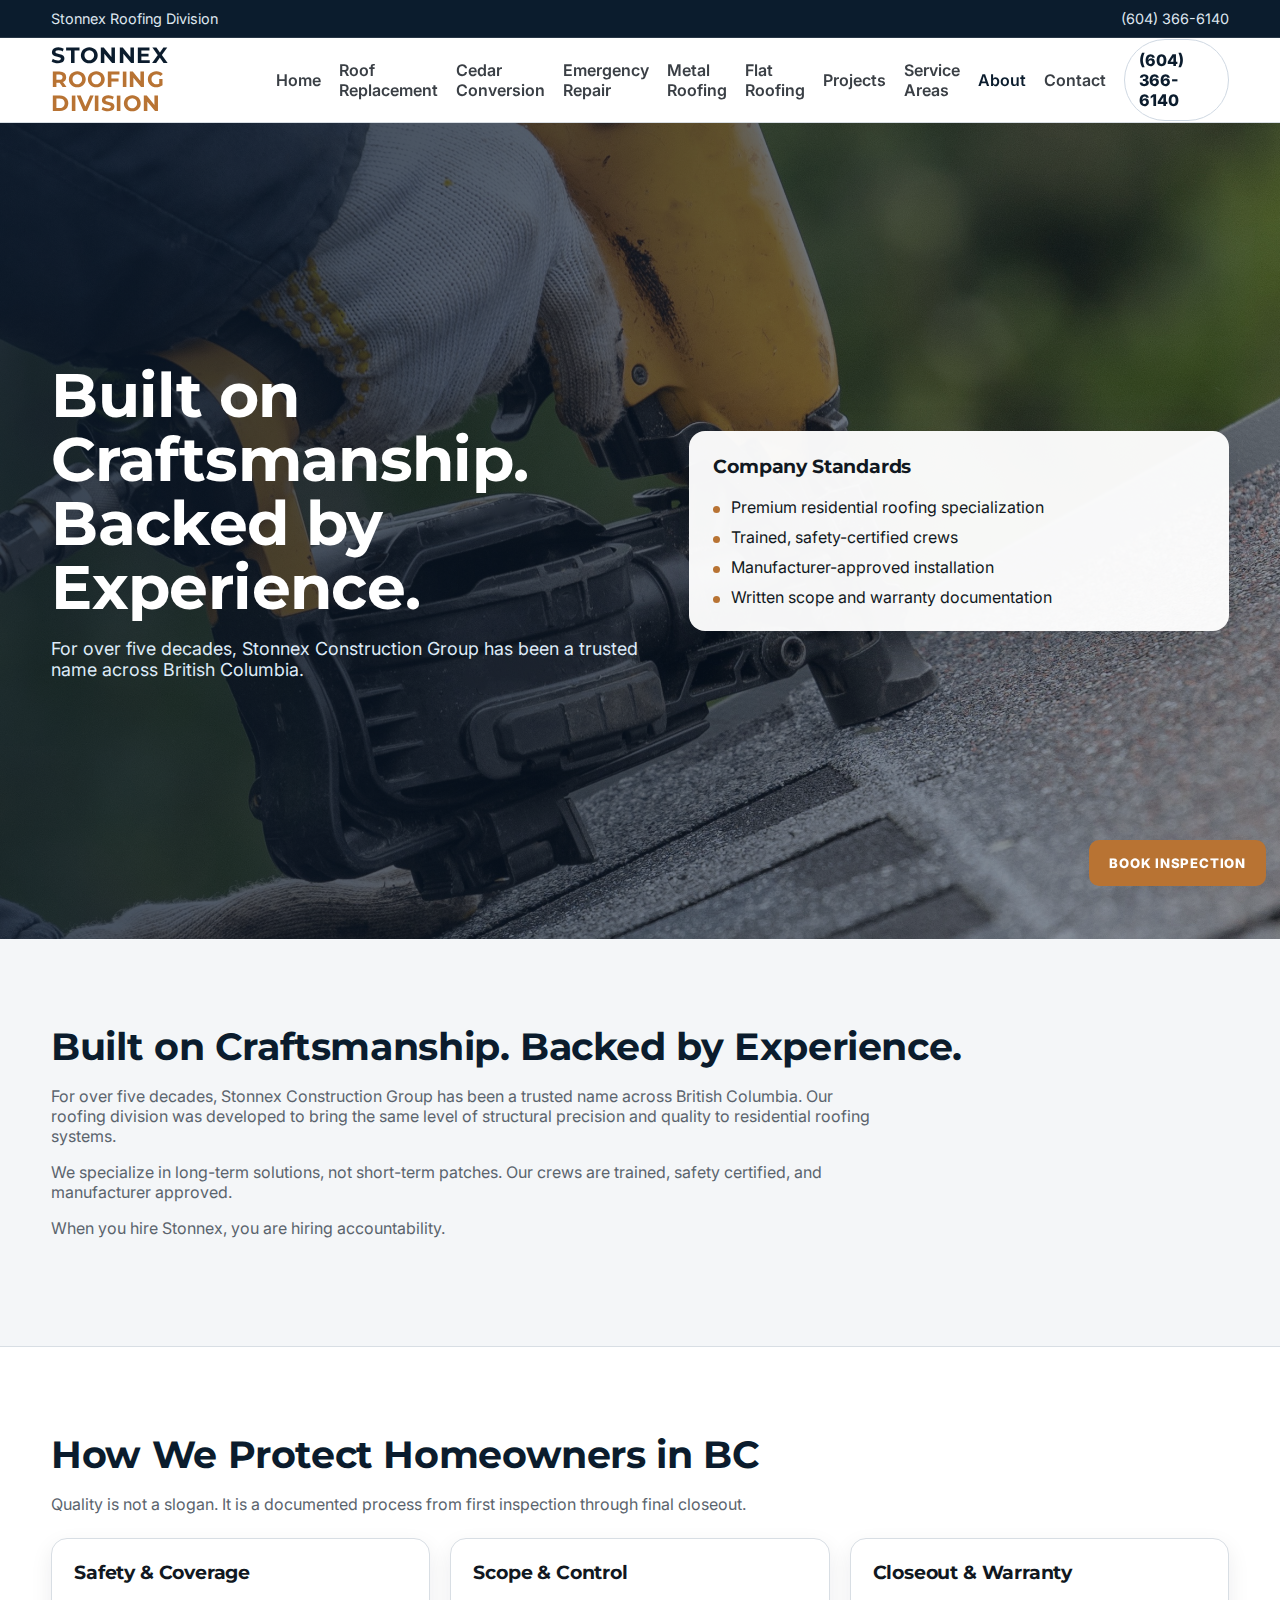
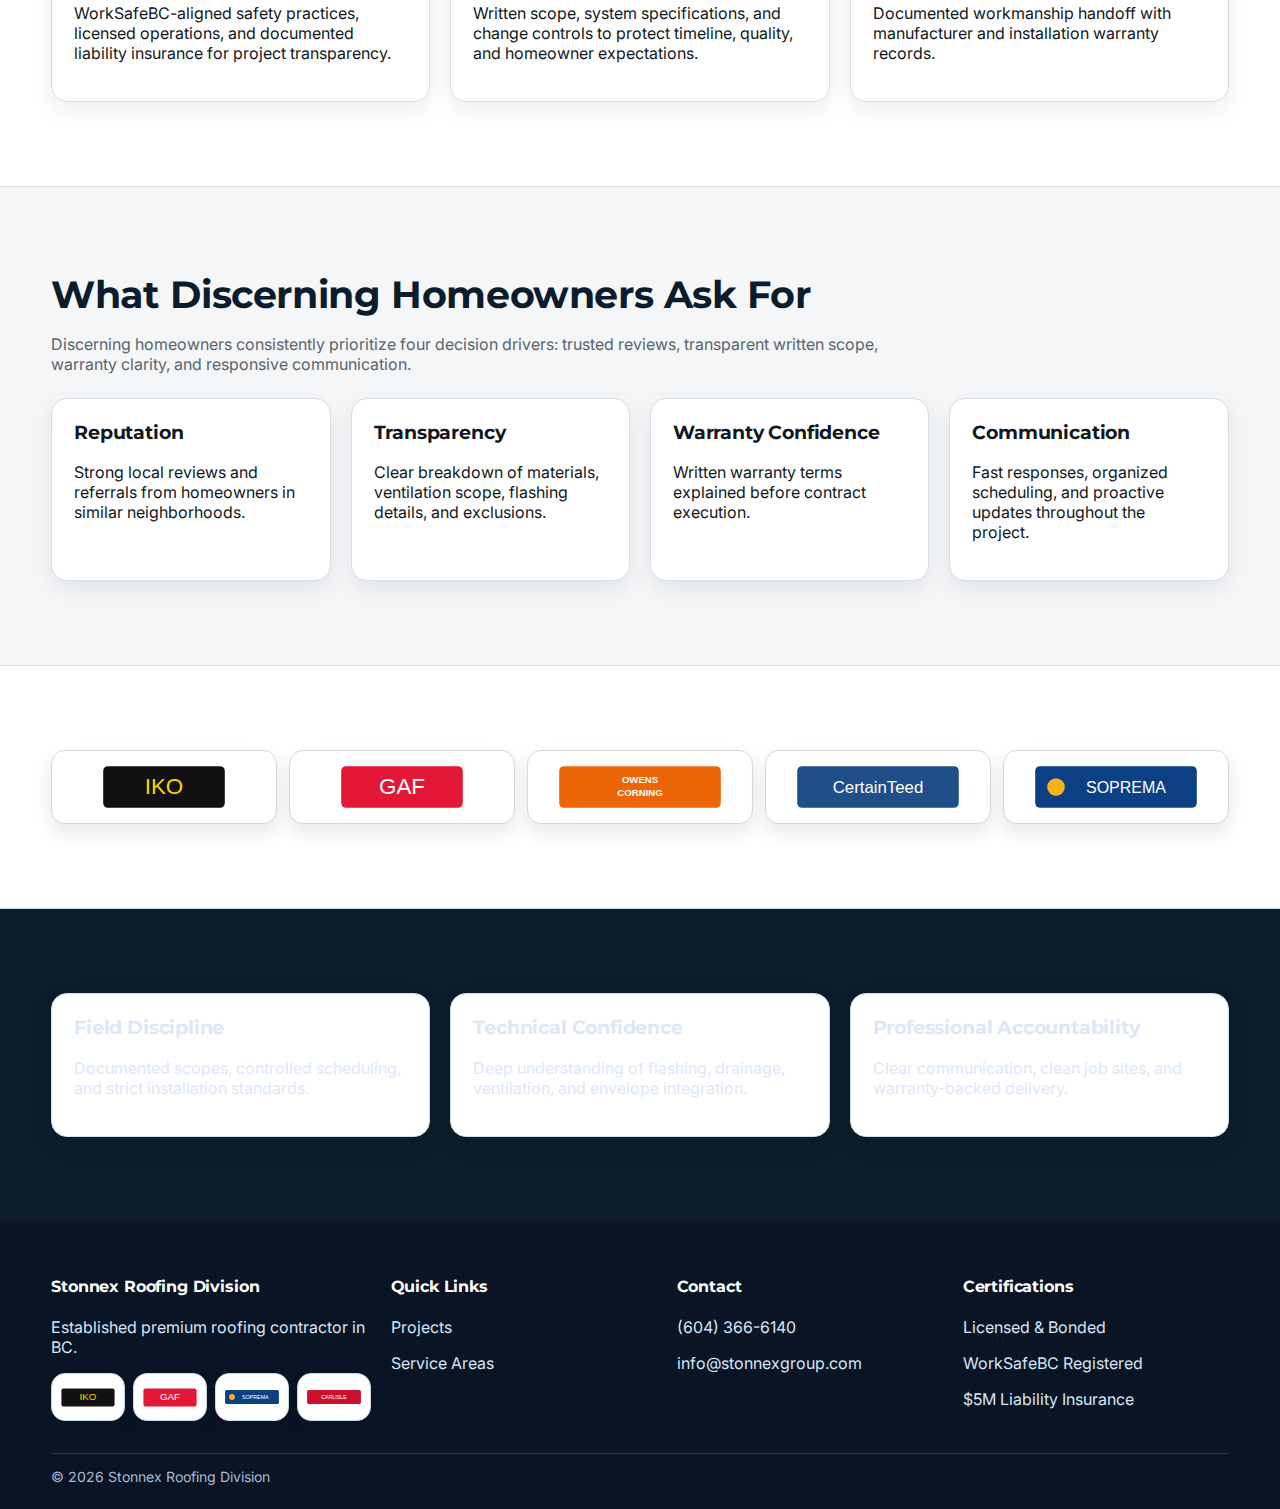
<file: about.html>
<!DOCTYPE html>
<html lang="en-CA">
<head>
  <meta charset="UTF-8" />
  <meta name="viewport" content="width=device-width, initial-scale=1.0" />
  <title>About | Stonnex Roofing Division</title>
  <meta name="description" content="Built on craftsmanship. Backed by experience. Learn how Stonnex Roofing Division delivers premium, compliant roofing in British Columbia." />
  <meta property="og:title" content="About Stonnex Roofing Division" />
  <meta property="og:image" content="assets/media/aerial-northshore.jpg" />
  <link rel="preconnect" href="https://fonts.googleapis.com" />
  <link rel="preconnect" href="https://fonts.gstatic.com" crossorigin />
  <link href="https://fonts.googleapis.com/css2?family=Inter:wght@400;500;600;700;800&family=Montserrat:wght@600;700&display=swap" rel="stylesheet" />
  <link rel="stylesheet" href="css/styles.css?v=20260217premium2" />
</head>
<body>
  <div class="topbar"><div class="container"><div>Stonnex Roofing Division</div><div><a href="tel:+16043666140">(604) 366-6140</a></div></div></div>
  <header><div class="container nav-wrap"><a class="logo" href="index.html">STONNEX <span>ROOFING DIVISION</span></a><nav><a href="index.html">Home</a><a href="roof-replacement.html">Roof Replacement</a><a href="cedar-to-asphalt.html">Cedar Conversion</a><a href="emergency-leak-repair.html">Emergency Repair</a><a href="metal-roofing.html">Metal Roofing</a><a href="flat-roofing.html">Flat Roofing</a><a href="projects.html">Projects</a><a href="service-areas.html">Service Areas</a><a class="active" href="about.html">About</a><a href="contact.html">Contact</a></nav><a class="header-phone" href="tel:+16043666140">(604) 366-6140</a></div></header>

  <section class="hero" style="background:url('assets/media/aerial-hillside.jpg') center/cover no-repeat;">
    <div class="container">
      <div><h1>Built on Craftsmanship. Backed by Experience.</h1><p class="lead">For over five decades, Stonnex Construction Group has been a trusted name across British Columbia.</p></div>
      <div class="hero-card"><h3>Company Standards</h3><div class="checklist"><div>Premium residential roofing specialization</div><div>Trained, safety-certified crews</div><div>Manufacturer-approved installation</div><div>Written scope and warranty documentation</div></div></div>
    </div>
  </section>

  <section>
    <div class="container section-head">
      <h2>Built on Craftsmanship. Backed by Experience.</h2>
      <p>For over five decades, Stonnex Construction Group has been a trusted name across British Columbia. Our roofing division was developed to bring the same level of structural precision and quality to residential roofing systems.</p>
      <p>We specialize in long-term solutions, not short-term patches. Our crews are trained, safety certified, and manufacturer approved.</p>
      <p>When you hire Stonnex, you are hiring accountability.</p>
    </div>
  </section>

  <section class="brand-band">
    <div class="container section-head">
      <h2>How We Protect Homeowners in BC</h2>
      <p>Quality is not a slogan. It is a documented process from first inspection through final closeout.</p>
    </div>
    <div class="container grid-3">
      <article class="card"><h3>Safety &amp; Coverage</h3><p>WorkSafeBC-aligned safety practices, licensed operations, and documented liability insurance for project transparency.</p></article>
      <article class="card"><h3>Scope &amp; Control</h3><p>Written scope, system specifications, and change controls to protect timeline, quality, and homeowner expectations.</p></article>
      <article class="card"><h3>Closeout &amp; Warranty</h3><p>Documented workmanship handoff with manufacturer and installation warranty records.</p></article>
    </div>  </section>

  <section>
    <div class="container section-head">
      <h2>What Discerning Homeowners Ask For</h2>
      <p>Discerning homeowners consistently prioritize four decision drivers: trusted reviews, transparent written scope, warranty clarity, and responsive communication.</p>
    </div>
    <div class="container grid-4">
      <article class="card"><h3>Reputation</h3><p>Strong local reviews and referrals from homeowners in similar neighborhoods.</p></article>
      <article class="card"><h3>Transparency</h3><p>Clear breakdown of materials, ventilation scope, flashing details, and exclusions.</p></article>
      <article class="card"><h3>Warranty Confidence</h3><p>Written warranty terms explained before contract execution.</p></article>
      <article class="card"><h3>Communication</h3><p>Fast responses, organized scheduling, and proactive updates throughout the project.</p></article>
    </div>  </section>

  <section class="brand-band"><div class="container logo-grid"><div class="logo-card"><img src="assets/logos/iko.svg" alt="IKO" /></div><div class="logo-card"><img src="assets/logos/gaf.svg" alt="GAF" /></div><div class="logo-card"><img src="assets/logos/owens-corning.svg" alt="Owens Corning" /></div><div class="logo-card"><img src="assets/logos/certainteed.svg" alt="CertainTeed" /></div><div class="logo-card"><img src="assets/logos/soprema.svg" alt="Soprema" /></div></div></section>

  <section class="dark-block">
    <div class="container grid-3">
      <article class="card"><h3>Field Discipline</h3><p>Documented scopes, controlled scheduling, and strict installation standards.</p></article>
      <article class="card"><h3>Technical Confidence</h3><p>Deep understanding of flashing, drainage, ventilation, and envelope integration.</p></article>
      <article class="card"><h3>Professional Accountability</h3><p>Clear communication, clean job sites, and warranty-backed delivery.</p></article>
    </div>
  </section>

  <footer><div class="container footer-grid"><div><h4>Stonnex Roofing Division</h4><p>Established premium roofing contractor in BC.</p><div class="footer-logos"><div class="logo-card"><img src="assets/logos/iko.svg" alt="IKO" /></div><div class="logo-card"><img src="assets/logos/gaf.svg" alt="GAF" /></div><div class="logo-card"><img src="assets/logos/soprema.svg" alt="Soprema" /></div><div class="logo-card"><img src="assets/logos/carlisle.svg" alt="Carlisle" /></div></div></div><div><h4>Quick Links</h4><p><a href="projects.html">Projects</a></p><p><a href="service-areas.html">Service Areas</a></p></div><div><h4>Contact</h4><p><a href="tel:+16043666140">(604) 366-6140</a></p><p><a href="mailto:info@stonnexgroup.com">info@stonnexgroup.com</a></p></div><div><h4>Certifications</h4><p>Licensed & Bonded</p><p>WorkSafeBC Registered</p><p>$5M Liability Insurance</p></div></div><div class="container footer-bottom">&copy; <span id="year"></span> Stonnex Roofing Division</div></footer>

  <a class="btn btn-primary floating-book" href="contact.html">Book Inspection</a>
  <div class="popup-overlay" id="exitPopup"><div class="popup-card"><button class="popup-close" id="popupClose">&times;</button><h3>Book Your Free Roof Inspection</h3><p>Secure your preferred date with our team.</p><p><a class="btn btn-primary" href="contact.html">Book My Inspection</a></p></div></div>
  <script src="js/main.js"></script>
</body>
</html>
</file>
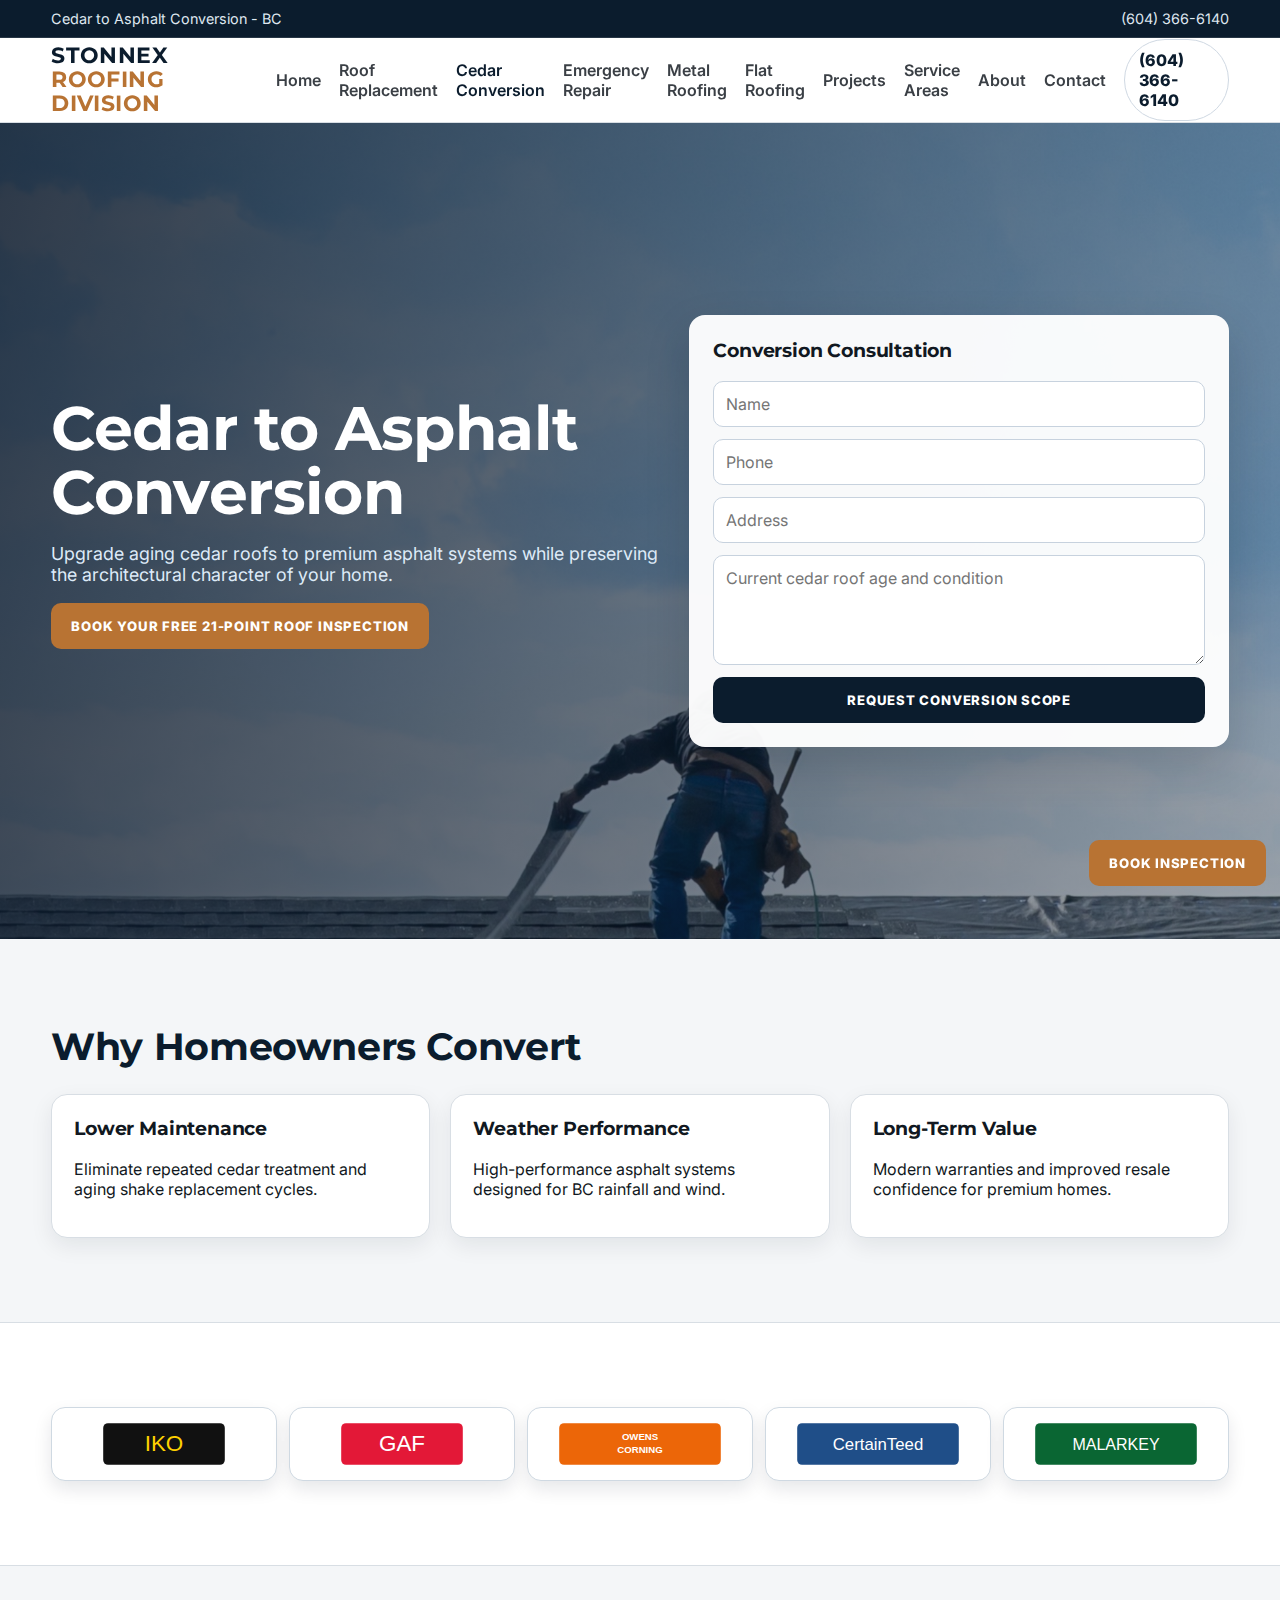
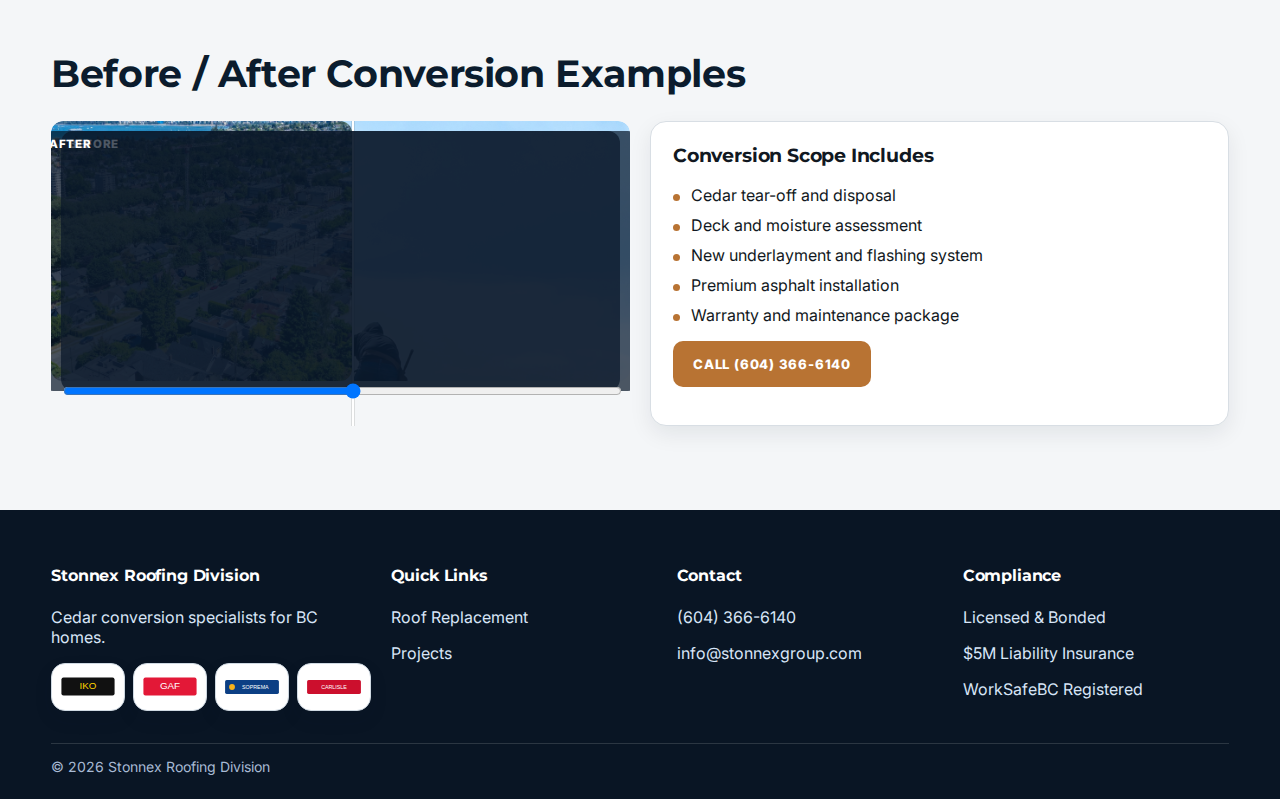
<file: cedar-to-asphalt.html>
<!DOCTYPE html>
<html lang="en-CA">
<head>
  <meta charset="UTF-8" />
  <meta name="viewport" content="width=device-width, initial-scale=1.0" />
  <title>Cedar to Asphalt Conversion BC | Stonnex Roofing Division</title>
  <meta name="description" content="Cedar to asphalt conversion specialists for North and West Vancouver. Premium systems with modern durability and curb appeal." />
  <meta name="keywords" content="Cedar to Asphalt Conversion BC, Roofing North Vancouver" />
  <meta property="og:title" content="Cedar to Asphalt Conversion | Stonnex" />
  <meta property="og:image" content="assets/media/cedar-after.jpg" />
  <link rel="preconnect" href="https://fonts.googleapis.com" />
  <link rel="preconnect" href="https://fonts.gstatic.com" crossorigin />
  <link href="https://fonts.googleapis.com/css2?family=Inter:wght@400;500;600;700;800&family=Montserrat:wght@600;700&display=swap" rel="stylesheet" />
  <link rel="stylesheet" href="css/styles.css?v=20260217premium2" />
</head>
<body>
  <div class="topbar"><div class="container"><div>Cedar to Asphalt Conversion - BC</div><div><a href="tel:+16043666140">(604) 366-6140</a></div></div></div>
  <header><div class="container nav-wrap"><a class="logo" href="index.html">STONNEX <span>ROOFING DIVISION</span></a><nav><a href="index.html">Home</a><a href="roof-replacement.html">Roof Replacement</a><a class="active" href="cedar-to-asphalt.html">Cedar Conversion</a><a href="emergency-leak-repair.html">Emergency Repair</a><a href="metal-roofing.html">Metal Roofing</a><a href="flat-roofing.html">Flat Roofing</a><a href="projects.html">Projects</a><a href="service-areas.html">Service Areas</a><a href="about.html">About</a><a href="contact.html">Contact</a></nav><a class="header-phone" href="tel:+16043666140">(604) 366-6140</a></div></header>

  <section class="hero" style="background:url('assets/media/cedar-before.jpg') center/cover no-repeat;">
    <div class="container">
      <div>
        <h1>Cedar to Asphalt Conversion</h1>
        <p class="lead">Upgrade aging cedar roofs to premium asphalt systems while preserving the architectural character of your home.</p>
        <p><a class="btn btn-primary" href="contact.html">Book Your Free 21-Point Roof Inspection</a></p>
      </div>
      <aside class="hero-card"><h3>Conversion Consultation</h3><form><input type="text" placeholder="Name" required /><input type="tel" placeholder="Phone" required /><input type="text" placeholder="Address" required /><textarea placeholder="Current cedar roof age and condition"></textarea><button class="btn btn-dark" type="submit">Request Conversion Scope</button></form></aside>
    </div>
  </section>

  <section>
    <div class="container section-head"><h2>Why Homeowners Convert</h2></div>
    <div class="container grid-3">
      <article class="card"><h3>Lower Maintenance</h3><p>Eliminate repeated cedar treatment and aging shake replacement cycles.</p></article>
      <article class="card"><h3>Weather Performance</h3><p>High-performance asphalt systems designed for BC rainfall and wind.</p></article>
      <article class="card"><h3>Long-Term Value</h3><p>Modern warranties and improved resale confidence for premium homes.</p></article>
    </div>
  </section>

  <section class="brand-band">
    <div class="container logo-grid">
      <div class="logo-card"><img src="assets/logos/iko.svg" alt="IKO" /></div>
      <div class="logo-card"><img src="assets/logos/gaf.svg" alt="GAF" /></div>
      <div class="logo-card"><img src="assets/logos/owens-corning.svg" alt="Owens Corning" /></div>
      <div class="logo-card"><img src="assets/logos/certainteed.svg" alt="CertainTeed" /></div>
      <div class="logo-card"><img src="assets/logos/malarkey.svg" alt="Malarkey" /></div>
    </div>
  </section>

  <section>
    <div class="container section-head"><h2>Before / After Conversion Examples</h2></div>
    <div class="container grid-2">
      <div class="ba-slider"><img class="before" src="assets/media/cedar-before.jpg" alt="Before" /><div class="after-wrap"><img class="after" src="assets/media/cedar-after.jpg" alt="After" /></div><div class="divider"></div><span class="ba-label before">Before</span><span class="ba-label after">After</span><input type="range" min="0" max="100" value="52" /></div>
      <article class="card"><h3>Conversion Scope Includes</h3><div class="checklist"><div>Cedar tear-off and disposal</div><div>Deck and moisture assessment</div><div>New underlayment and flashing system</div><div>Premium asphalt installation</div><div>Warranty and maintenance package</div></div><p style="margin-top:16px;"><a class="btn btn-primary" href="tel:+16043666140">Call (604) 366-6140</a></p></article>
    </div>
  </section>

  <footer><div class="container footer-grid"><div><h4>Stonnex Roofing Division</h4><p>Cedar conversion specialists for BC homes.</p><div class="footer-logos"><div class="logo-card"><img src="assets/logos/iko.svg" alt="IKO" /></div><div class="logo-card"><img src="assets/logos/gaf.svg" alt="GAF" /></div><div class="logo-card"><img src="assets/logos/soprema.svg" alt="Soprema" /></div><div class="logo-card"><img src="assets/logos/carlisle.svg" alt="Carlisle" /></div></div></div><div><h4>Quick Links</h4><p><a href="roof-replacement.html">Roof Replacement</a></p><p><a href="projects.html">Projects</a></p></div><div><h4>Contact</h4><p><a href="tel:+16043666140">(604) 366-6140</a></p><p><a href="mailto:info@stonnexgroup.com">info@stonnexgroup.com</a></p></div><div><h4>Compliance</h4><p>Licensed & Bonded</p><p>$5M Liability Insurance</p><p>WorkSafeBC Registered</p></div></div><div class="container footer-bottom">&copy; <span id="year"></span> Stonnex Roofing Division</div></footer>

  <a class="btn btn-primary floating-book" href="contact.html">Book Inspection</a>
  <div class="popup-overlay" id="exitPopup"><div class="popup-card"><button class="popup-close" id="popupClose">&times;</button><h3>Free 21-Point Roof Inspection</h3><p>Secure your inspection slot before leaving.</p><p><a class="btn btn-primary" href="contact.html">Book My Inspection</a></p></div></div>
  <script src="js/main.js"></script>
</body>
</html>
</file>
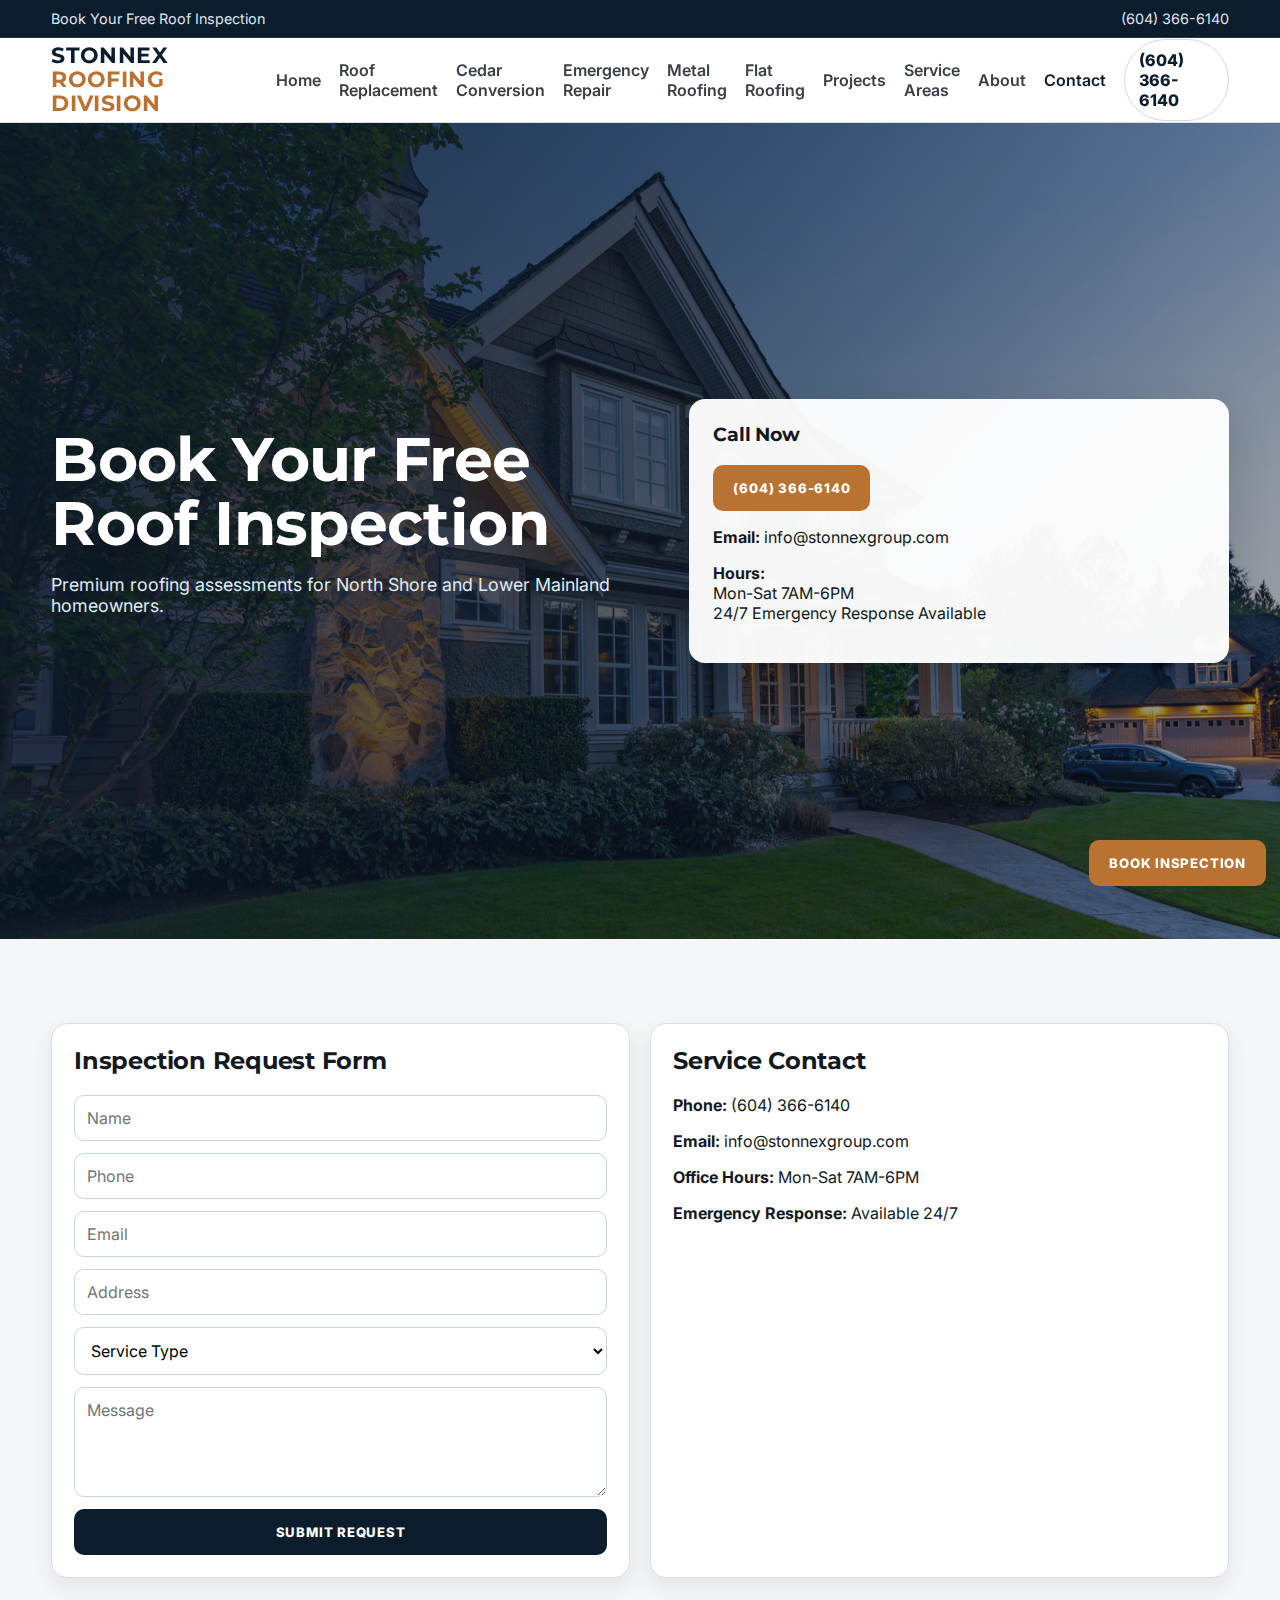
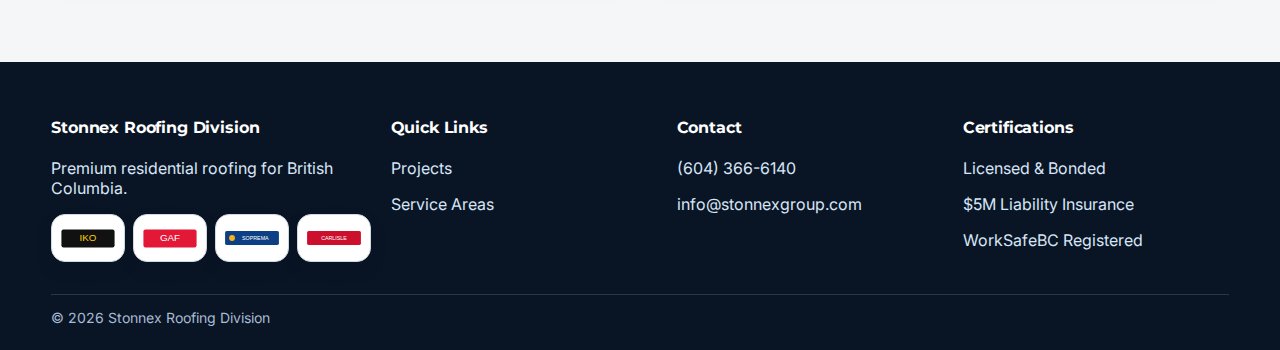
<file: contact.html>
<!DOCTYPE html>
<html lang="en-CA">
<head>
  <meta charset="UTF-8" />
  <meta name="viewport" content="width=device-width, initial-scale=1.0" />
  <title>Contact | Stonnex Roofing Division</title>
  <meta name="description" content="Book your free roof inspection with Stonnex Roofing Division. Serving North Shore and Lower Mainland homeowners." />
  <meta property="og:title" content="Contact Stonnex Roofing Division" />
  <meta property="og:image" content="assets/media/home-westvan.jpg" />
  <link rel="preconnect" href="https://fonts.googleapis.com" />
  <link rel="preconnect" href="https://fonts.gstatic.com" crossorigin />
  <link href="https://fonts.googleapis.com/css2?family=Inter:wght@400;500;600;700;800&family=Montserrat:wght@600;700&display=swap" rel="stylesheet" />
  <link rel="stylesheet" href="css/styles.css?v=20260217premium2" />
</head>
<body>
  <div class="topbar"><div class="container"><div>Book Your Free Roof Inspection</div><div><a href="tel:+16043666140">(604) 366-6140</a></div></div></div>
  <header><div class="container nav-wrap"><a class="logo" href="index.html">STONNEX <span>ROOFING DIVISION</span></a><nav><a href="index.html">Home</a><a href="roof-replacement.html">Roof Replacement</a><a href="cedar-to-asphalt.html">Cedar Conversion</a><a href="emergency-leak-repair.html">Emergency Repair</a><a href="metal-roofing.html">Metal Roofing</a><a href="flat-roofing.html">Flat Roofing</a><a href="projects.html">Projects</a><a href="service-areas.html">Service Areas</a><a href="about.html">About</a><a class="active" href="contact.html">Contact</a></nav><a class="header-phone" href="tel:+16043666140">(604) 366-6140</a></div></header>

  <section class="hero" style="background:url('assets/media/home-westvan.jpg') center/cover no-repeat;">
    <div class="container"><div><h1>Book Your Free Roof Inspection</h1><p class="lead">Premium roofing assessments for North Shore and Lower Mainland homeowners.</p></div><div class="hero-card"><h3>Call Now</h3><p><a class="btn btn-primary" href="tel:+16043666140">(604) 366-6140</a></p><p><strong>Email:</strong> <a href="mailto:info@stonnexgroup.com">info@stonnexgroup.com</a></p><p><strong>Hours:</strong><br/>Mon-Sat 7AM-6PM<br/>24/7 Emergency Response Available</p></div></div>
  </section>

  <section>
    <div class="container grid-2">
      <article class="card">
        <h2>Inspection Request Form</h2>
        <form>
          <input type="text" placeholder="Name" required />
          <input type="tel" placeholder="Phone" required />
          <input type="email" placeholder="Email" required />
          <input type="text" placeholder="Address" required />
          <select required>
            <option value="">Service Type</option>
            <option>Roof Replacement</option>
            <option>Cedar to Asphalt Conversion</option>
            <option>Emergency Leak Repair</option>
            <option>Metal Roofing</option>
            <option>Flat Roofing</option>
          </select>
          <textarea placeholder="Message"></textarea>
          <button class="btn btn-dark" type="submit">Submit Request</button>
        </form>
      </article>
      <article class="card">
        <h2>Service Contact</h2>
        <p><strong>Phone:</strong> <a href="tel:+16043666140">(604) 366-6140</a></p>
        <p><strong>Email:</strong> <a href="mailto:info@stonnexgroup.com">info@stonnexgroup.com</a></p>
        <p><strong>Office Hours:</strong> Mon-Sat 7AM-6PM</p>
        <p><strong>Emergency Response:</strong> Available 24/7</p>
        <iframe title="North Shore Service Map" src="https://www.google.com/maps?q=North+Vancouver+BC&output=embed" loading="lazy" style="width:100%;height:260px;border:0;border-radius:12px;"></iframe>
      </article>
    </div>
  </section>

  <footer><div class="container footer-grid"><div><h4>Stonnex Roofing Division</h4><p>Premium residential roofing for British Columbia.</p><div class="footer-logos"><div class="logo-card"><img src="assets/logos/iko.svg" alt="IKO" /></div><div class="logo-card"><img src="assets/logos/gaf.svg" alt="GAF" /></div><div class="logo-card"><img src="assets/logos/soprema.svg" alt="Soprema" /></div><div class="logo-card"><img src="assets/logos/carlisle.svg" alt="Carlisle" /></div></div></div><div><h4>Quick Links</h4><p><a href="projects.html">Projects</a></p><p><a href="service-areas.html">Service Areas</a></p></div><div><h4>Contact</h4><p><a href="tel:+16043666140">(604) 366-6140</a></p><p><a href="mailto:info@stonnexgroup.com">info@stonnexgroup.com</a></p></div><div><h4>Certifications</h4><p>Licensed & Bonded</p><p>$5M Liability Insurance</p><p>WorkSafeBC Registered</p></div></div><div class="container footer-bottom">&copy; <span id="year"></span> Stonnex Roofing Division</div></footer>

  <a class="btn btn-primary floating-book" href="contact.html">Book Inspection</a>
  <div class="popup-overlay" id="exitPopup"><div class="popup-card"><button class="popup-close" id="popupClose">&times;</button><h3>Free 21-Point Roof Inspection</h3><p>Lock in your preferred date now.</p><p><a class="btn btn-primary" href="contact.html">Submit Request</a></p></div></div>
  <script src="js/main.js"></script>
</body>
</html>
</file>
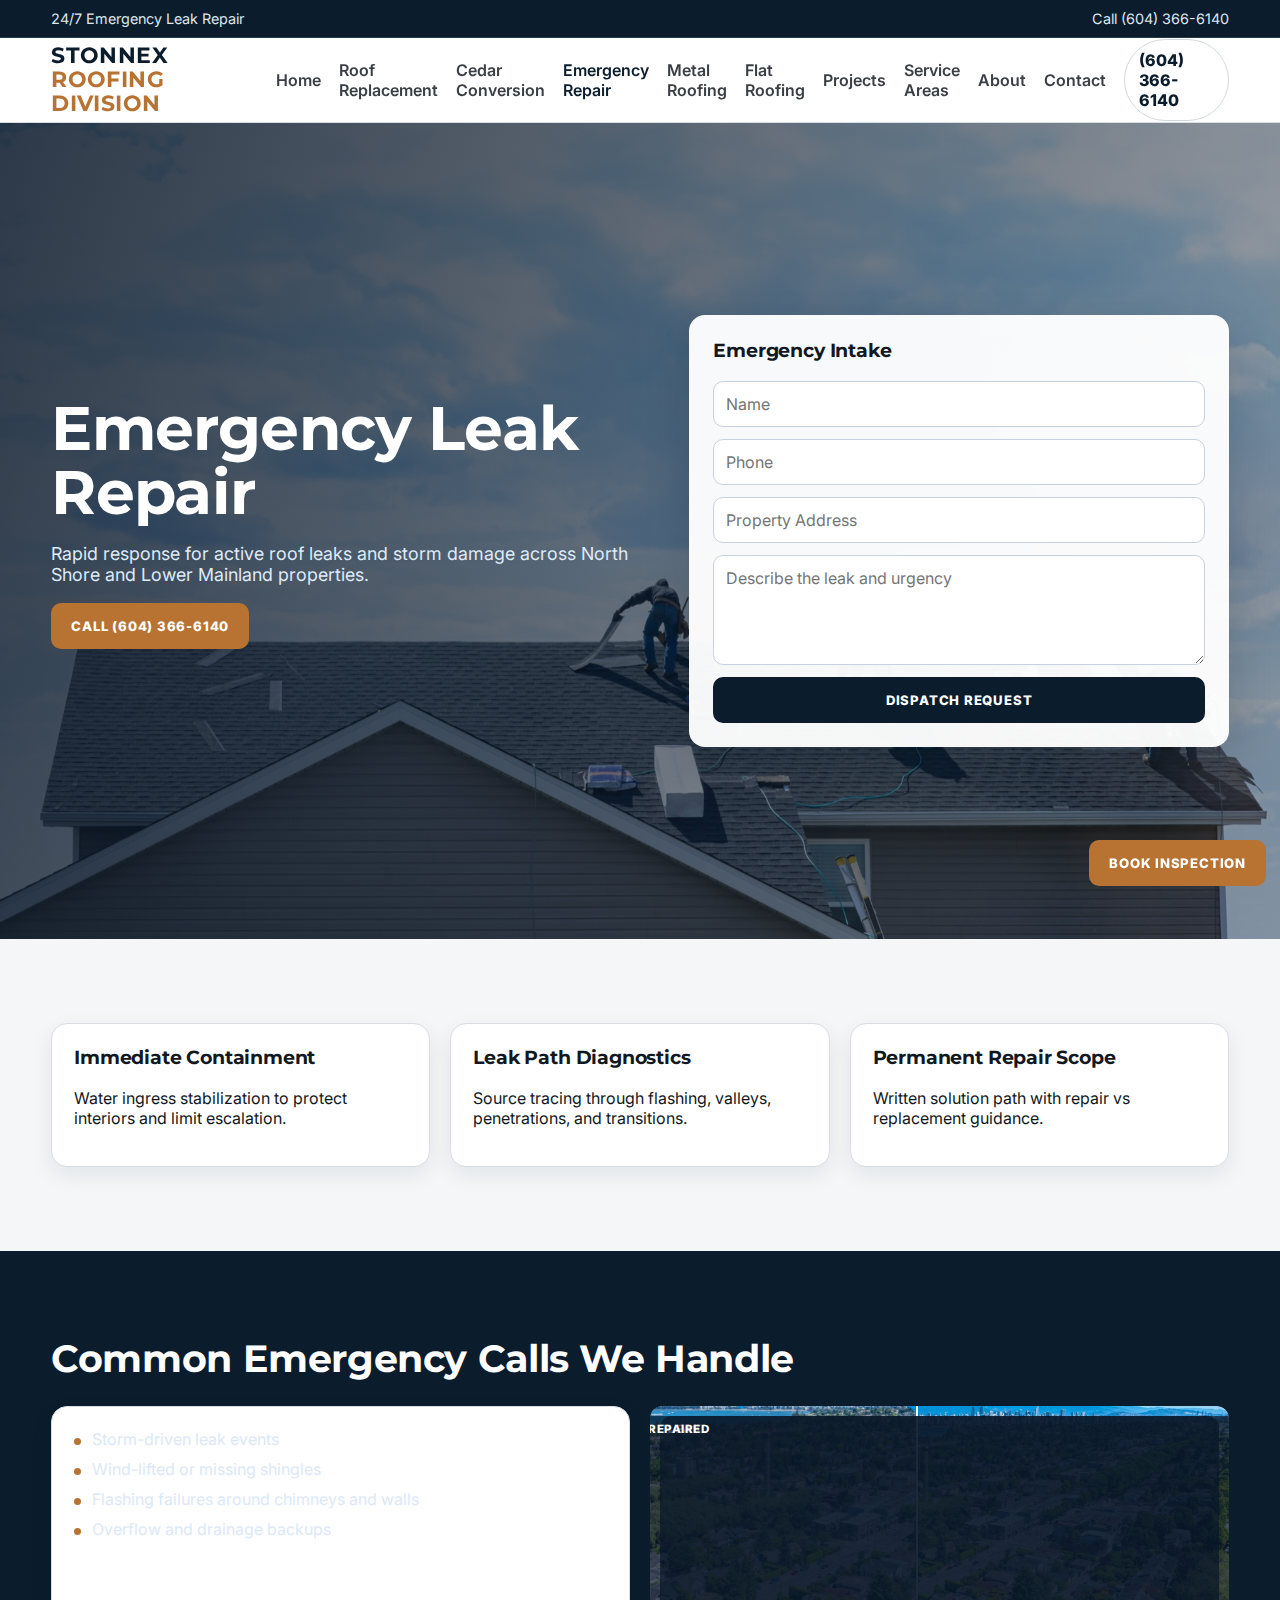
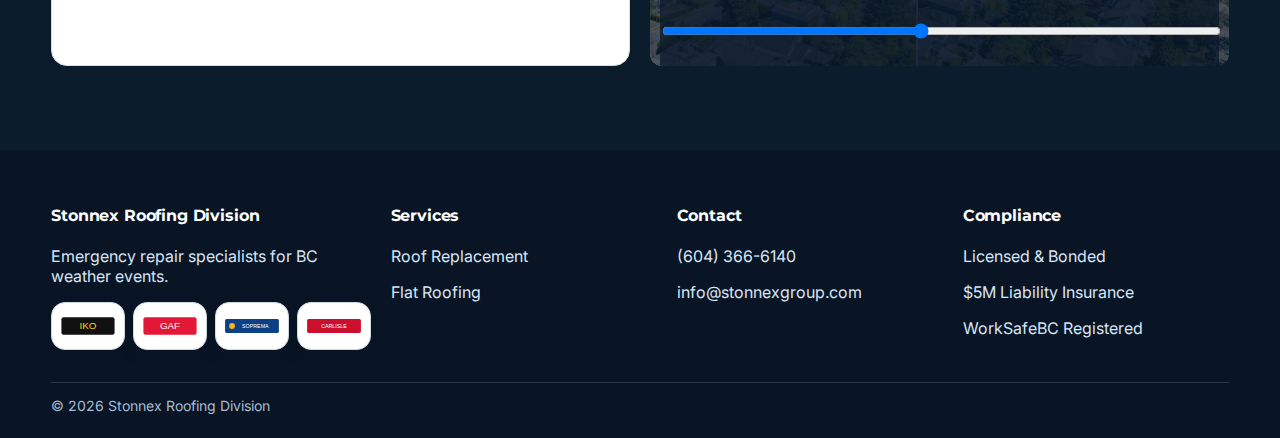
<file: emergency-leak-repair.html>
<!DOCTYPE html>
<html lang="en-CA">
<head>
  <meta charset="UTF-8" />
  <meta name="viewport" content="width=device-width, initial-scale=1.0" />
  <title>Emergency Leak Repair BC | Stonnex Roofing Division</title>
  <meta name="description" content="24-hour emergency roof leak repair in BC. Rapid response from Stonnex for active leaks and storm damage." />
  <meta name="keywords" content="Emergency Roof Repair BC, Leak Repair North Vancouver" />
  <meta property="og:title" content="Emergency Leak Repair BC | Stonnex" />
  <meta property="og:image" content="assets/media/crew-main.jpg" />
  <link rel="preconnect" href="https://fonts.googleapis.com" />
  <link rel="preconnect" href="https://fonts.gstatic.com" crossorigin />
  <link href="https://fonts.googleapis.com/css2?family=Inter:wght@400;500;600;700;800&family=Montserrat:wght@600;700&display=swap" rel="stylesheet" />
  <link rel="stylesheet" href="css/styles.css?v=20260217premium2" />
</head>
<body>
  <div class="topbar"><div class="container"><div>24/7 Emergency Leak Repair</div><div><a href="tel:+16043666140">Call (604) 366-6140</a></div></div></div>
  <header><div class="container nav-wrap"><a class="logo" href="index.html">STONNEX <span>ROOFING DIVISION</span></a><nav><a href="index.html">Home</a><a href="roof-replacement.html">Roof Replacement</a><a href="cedar-to-asphalt.html">Cedar Conversion</a><a class="active" href="emergency-leak-repair.html">Emergency Repair</a><a href="metal-roofing.html">Metal Roofing</a><a href="flat-roofing.html">Flat Roofing</a><a href="projects.html">Projects</a><a href="service-areas.html">Service Areas</a><a href="about.html">About</a><a href="contact.html">Contact</a></nav><a class="header-phone" href="tel:+16043666140">(604) 366-6140</a></div></header>

  <section class="hero" style="background:url('assets/media/crew-main.jpg') center/cover no-repeat;">
    <div class="container">
      <div>
        <h1>Emergency Leak Repair</h1>
        <p class="lead">Rapid response for active roof leaks and storm damage across North Shore and Lower Mainland properties.</p>
        <p><a class="btn btn-primary" href="tel:+16043666140">Call (604) 366-6140</a></p>
      </div>
      <aside class="hero-card"><h3>Emergency Intake</h3><form><input type="text" placeholder="Name" required /><input type="tel" placeholder="Phone" required /><input type="text" placeholder="Property Address" required /><textarea placeholder="Describe the leak and urgency"></textarea><button class="btn btn-dark" type="submit">Dispatch Request</button></form></aside>
    </div>
  </section>

  <section>
    <div class="container grid-3">
      <article class="card"><h3>Immediate Containment</h3><p>Water ingress stabilization to protect interiors and limit escalation.</p></article>
      <article class="card"><h3>Leak Path Diagnostics</h3><p>Source tracing through flashing, valleys, penetrations, and transitions.</p></article>
      <article class="card"><h3>Permanent Repair Scope</h3><p>Written solution path with repair vs replacement guidance.</p></article>
    </div>
  </section>

  <section class="dark-block">
    <div class="container section-head"><h2>Common Emergency Calls We Handle</h2></div>
    <div class="container grid-2">
      <article class="card"><div class="checklist"><div>Storm-driven leak events</div><div>Wind-lifted or missing shingles</div><div>Flashing failures around chimneys and walls</div><div>Overflow and drainage backups</div></div></article>
      <div class="ba-slider"><img class="before" src="assets/media/install-detail.jpg" alt="Before" /><div class="after-wrap"><img class="after" src="assets/media/install-close.jpg" alt="After" /></div><div class="divider"></div><span class="ba-label before">Leak</span><span class="ba-label after">Repaired</span><input type="range" min="0" max="100" value="46" /></div>
    </div>
  </section>

  <footer><div class="container footer-grid"><div><h4>Stonnex Roofing Division</h4><p>Emergency repair specialists for BC weather events.</p><div class="footer-logos"><div class="logo-card"><img src="assets/logos/iko.svg" alt="IKO" /></div><div class="logo-card"><img src="assets/logos/gaf.svg" alt="GAF" /></div><div class="logo-card"><img src="assets/logos/soprema.svg" alt="Soprema" /></div><div class="logo-card"><img src="assets/logos/carlisle.svg" alt="Carlisle" /></div></div></div><div><h4>Services</h4><p><a href="roof-replacement.html">Roof Replacement</a></p><p><a href="flat-roofing.html">Flat Roofing</a></p></div><div><h4>Contact</h4><p><a href="tel:+16043666140">(604) 366-6140</a></p><p><a href="mailto:info@stonnexgroup.com">info@stonnexgroup.com</a></p></div><div><h4>Compliance</h4><p>Licensed & Bonded</p><p>$5M Liability Insurance</p><p>WorkSafeBC Registered</p></div></div><div class="container footer-bottom">&copy; <span id="year"></span> Stonnex Roofing Division</div></footer>

  <a class="btn btn-primary floating-book" href="contact.html">Book Inspection</a>
  <div class="popup-overlay" id="exitPopup"><div class="popup-card"><button class="popup-close" id="popupClose">&times;</button><h3>Need Immediate Roof Help?</h3><p>Secure priority dispatch now.</p><p><a class="btn btn-primary" href="tel:+16043666140">Call Now</a></p></div></div>
  <script src="js/main.js"></script>
</body>
</html>
</file>
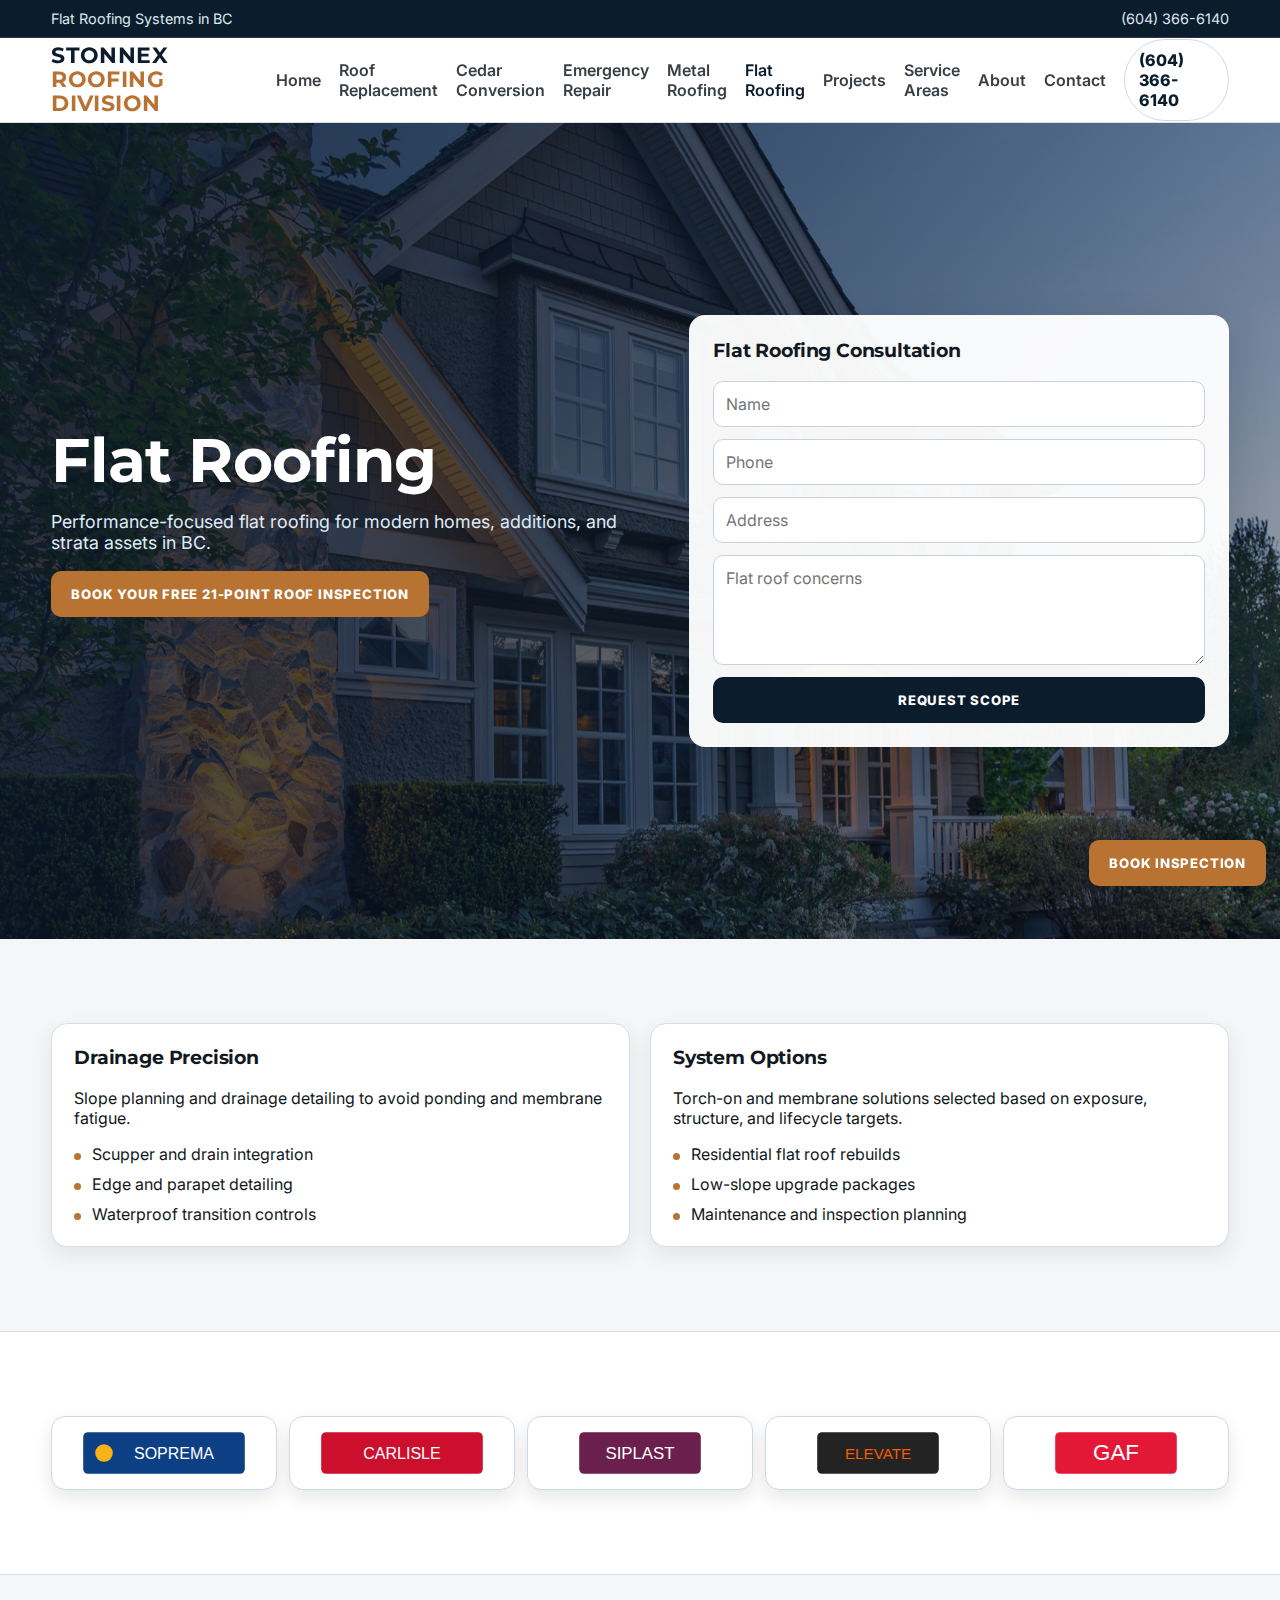
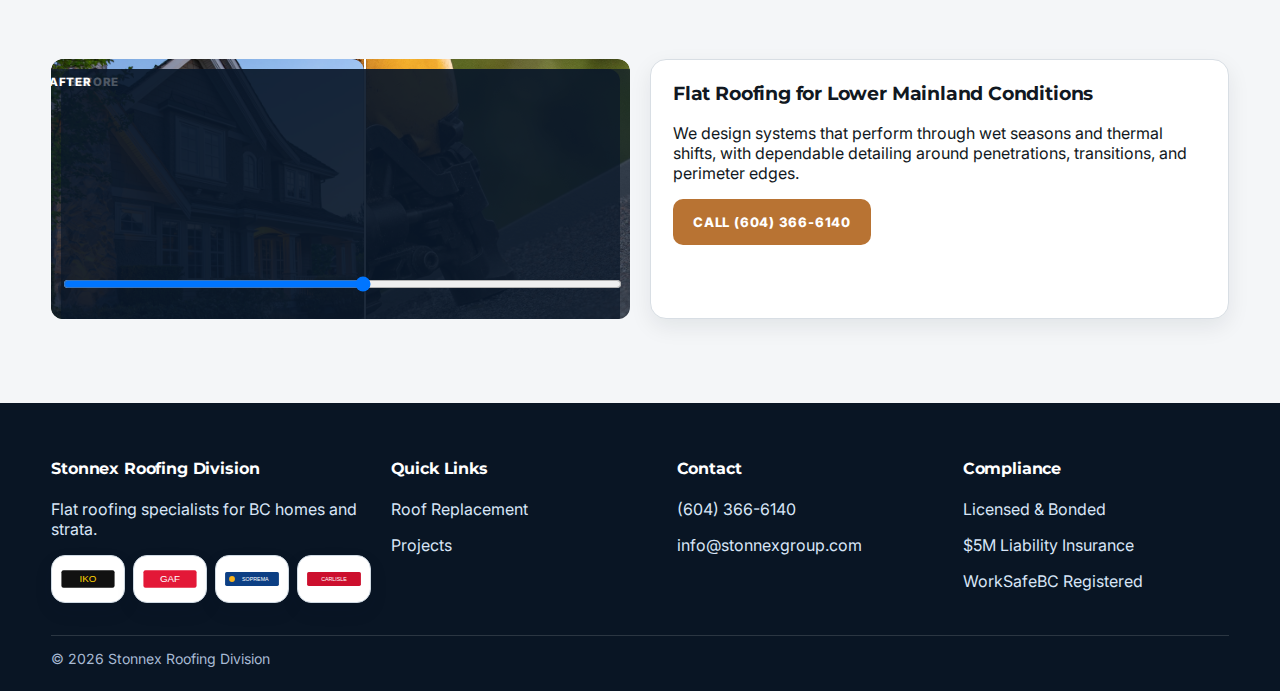
<file: flat-roofing.html>
<!DOCTYPE html>
<html lang="en-CA">
<head>
  <meta charset="UTF-8" />
  <meta name="viewport" content="width=device-width, initial-scale=1.0" />
  <title>Flat Roofing BC | Stonnex Roofing Division</title>
  <meta name="description" content="Flat roofing systems for BC residential and strata properties. Built for drainage performance and long-term reliability." />
  <meta name="keywords" content="Flat Roofing BC, Torch-On Roofing Vancouver" />
  <meta property="og:title" content="Flat Roofing BC | Stonnex" />
  <meta property="og:image" content="assets/media/flat-after.jpg" />
  <link rel="preconnect" href="https://fonts.googleapis.com" />
  <link rel="preconnect" href="https://fonts.gstatic.com" crossorigin />
  <link href="https://fonts.googleapis.com/css2?family=Inter:wght@400;500;600;700;800&family=Montserrat:wght@600;700&display=swap" rel="stylesheet" />
  <link rel="stylesheet" href="css/styles.css?v=20260217premium2" />
</head>
<body>
  <div class="topbar"><div class="container"><div>Flat Roofing Systems in BC</div><div><a href="tel:+16043666140">(604) 366-6140</a></div></div></div>
  <header><div class="container nav-wrap"><a class="logo" href="index.html">STONNEX <span>ROOFING DIVISION</span></a><nav><a href="index.html">Home</a><a href="roof-replacement.html">Roof Replacement</a><a href="cedar-to-asphalt.html">Cedar Conversion</a><a href="emergency-leak-repair.html">Emergency Repair</a><a href="metal-roofing.html">Metal Roofing</a><a class="active" href="flat-roofing.html">Flat Roofing</a><a href="projects.html">Projects</a><a href="service-areas.html">Service Areas</a><a href="about.html">About</a><a href="contact.html">Contact</a></nav><a class="header-phone" href="tel:+16043666140">(604) 366-6140</a></div></header>

  <section class="hero" style="background:url('assets/media/flat-after.jpg') center/cover no-repeat;">
    <div class="container"><div><h1>Flat Roofing</h1><p class="lead">Performance-focused flat roofing for modern homes, additions, and strata assets in BC.</p><p><a class="btn btn-primary" href="contact.html">Book Your Free 21-Point Roof Inspection</a></p></div><aside class="hero-card"><h3>Flat Roofing Consultation</h3><form><input type="text" placeholder="Name" required /><input type="tel" placeholder="Phone" required /><input type="text" placeholder="Address" required /><textarea placeholder="Flat roof concerns"></textarea><button class="btn btn-dark" type="submit">Request Scope</button></form></aside></div>
  </section>

  <section>
    <div class="container grid-2">
      <article class="card"><h3>Drainage Precision</h3><p>Slope planning and drainage detailing to avoid ponding and membrane fatigue.</p><div class="checklist"><div>Scupper and drain integration</div><div>Edge and parapet detailing</div><div>Waterproof transition controls</div></div></article>
      <article class="card"><h3>System Options</h3><p>Torch-on and membrane solutions selected based on exposure, structure, and lifecycle targets.</p><div class="checklist"><div>Residential flat roof rebuilds</div><div>Low-slope upgrade packages</div><div>Maintenance and inspection planning</div></div></article>
    </div>
  </section>

  <section class="brand-band"><div class="container logo-grid"><div class="logo-card"><img src="assets/logos/soprema.svg" alt="Soprema" /></div><div class="logo-card"><img src="assets/logos/carlisle.svg" alt="Carlisle" /></div><div class="logo-card"><img src="assets/logos/siplast.svg" alt="Siplast" /></div><div class="logo-card"><img src="assets/logos/elevate.svg" alt="Elevate" /></div><div class="logo-card"><img src="assets/logos/gaf.svg" alt="GAF" /></div></div></section>

  <section>
    <div class="container grid-2">
      <div class="ba-slider"><img class="before" src="assets/media/flat-before.jpg" alt="Before" /><div class="after-wrap"><img class="after" src="assets/media/flat-after.jpg" alt="After" /></div><div class="divider"></div><span class="ba-label before">Before</span><span class="ba-label after">After</span><input type="range" min="0" max="100" value="54" /></div>
      <article class="card"><h3>Flat Roofing for Lower Mainland Conditions</h3><p>We design systems that perform through wet seasons and thermal shifts, with dependable detailing around penetrations, transitions, and perimeter edges.</p><p><a class="btn btn-primary" href="tel:+16043666140">Call (604) 366-6140</a></p></article>
    </div>
  </section>

  <footer><div class="container footer-grid"><div><h4>Stonnex Roofing Division</h4><p>Flat roofing specialists for BC homes and strata.</p><div class="footer-logos"><div class="logo-card"><img src="assets/logos/iko.svg" alt="IKO" /></div><div class="logo-card"><img src="assets/logos/gaf.svg" alt="GAF" /></div><div class="logo-card"><img src="assets/logos/soprema.svg" alt="Soprema" /></div><div class="logo-card"><img src="assets/logos/carlisle.svg" alt="Carlisle" /></div></div></div><div><h4>Quick Links</h4><p><a href="roof-replacement.html">Roof Replacement</a></p><p><a href="projects.html">Projects</a></p></div><div><h4>Contact</h4><p><a href="tel:+16043666140">(604) 366-6140</a></p><p><a href="mailto:info@stonnexgroup.com">info@stonnexgroup.com</a></p></div><div><h4>Compliance</h4><p>Licensed & Bonded</p><p>$5M Liability Insurance</p><p>WorkSafeBC Registered</p></div></div><div class="container footer-bottom">&copy; <span id="year"></span> Stonnex Roofing Division</div></footer>

  <a class="btn btn-primary floating-book" href="contact.html">Book Inspection</a>
  <div class="popup-overlay" id="exitPopup"><div class="popup-card"><button class="popup-close" id="popupClose">&times;</button><h3>Free 21-Point Roof Inspection</h3><p>Get a flat roofing assessment from our team.</p><p><a class="btn btn-primary" href="contact.html">Book My Inspection</a></p></div></div>
  <script src="js/main.js"></script>
</body>
</html>
</file>
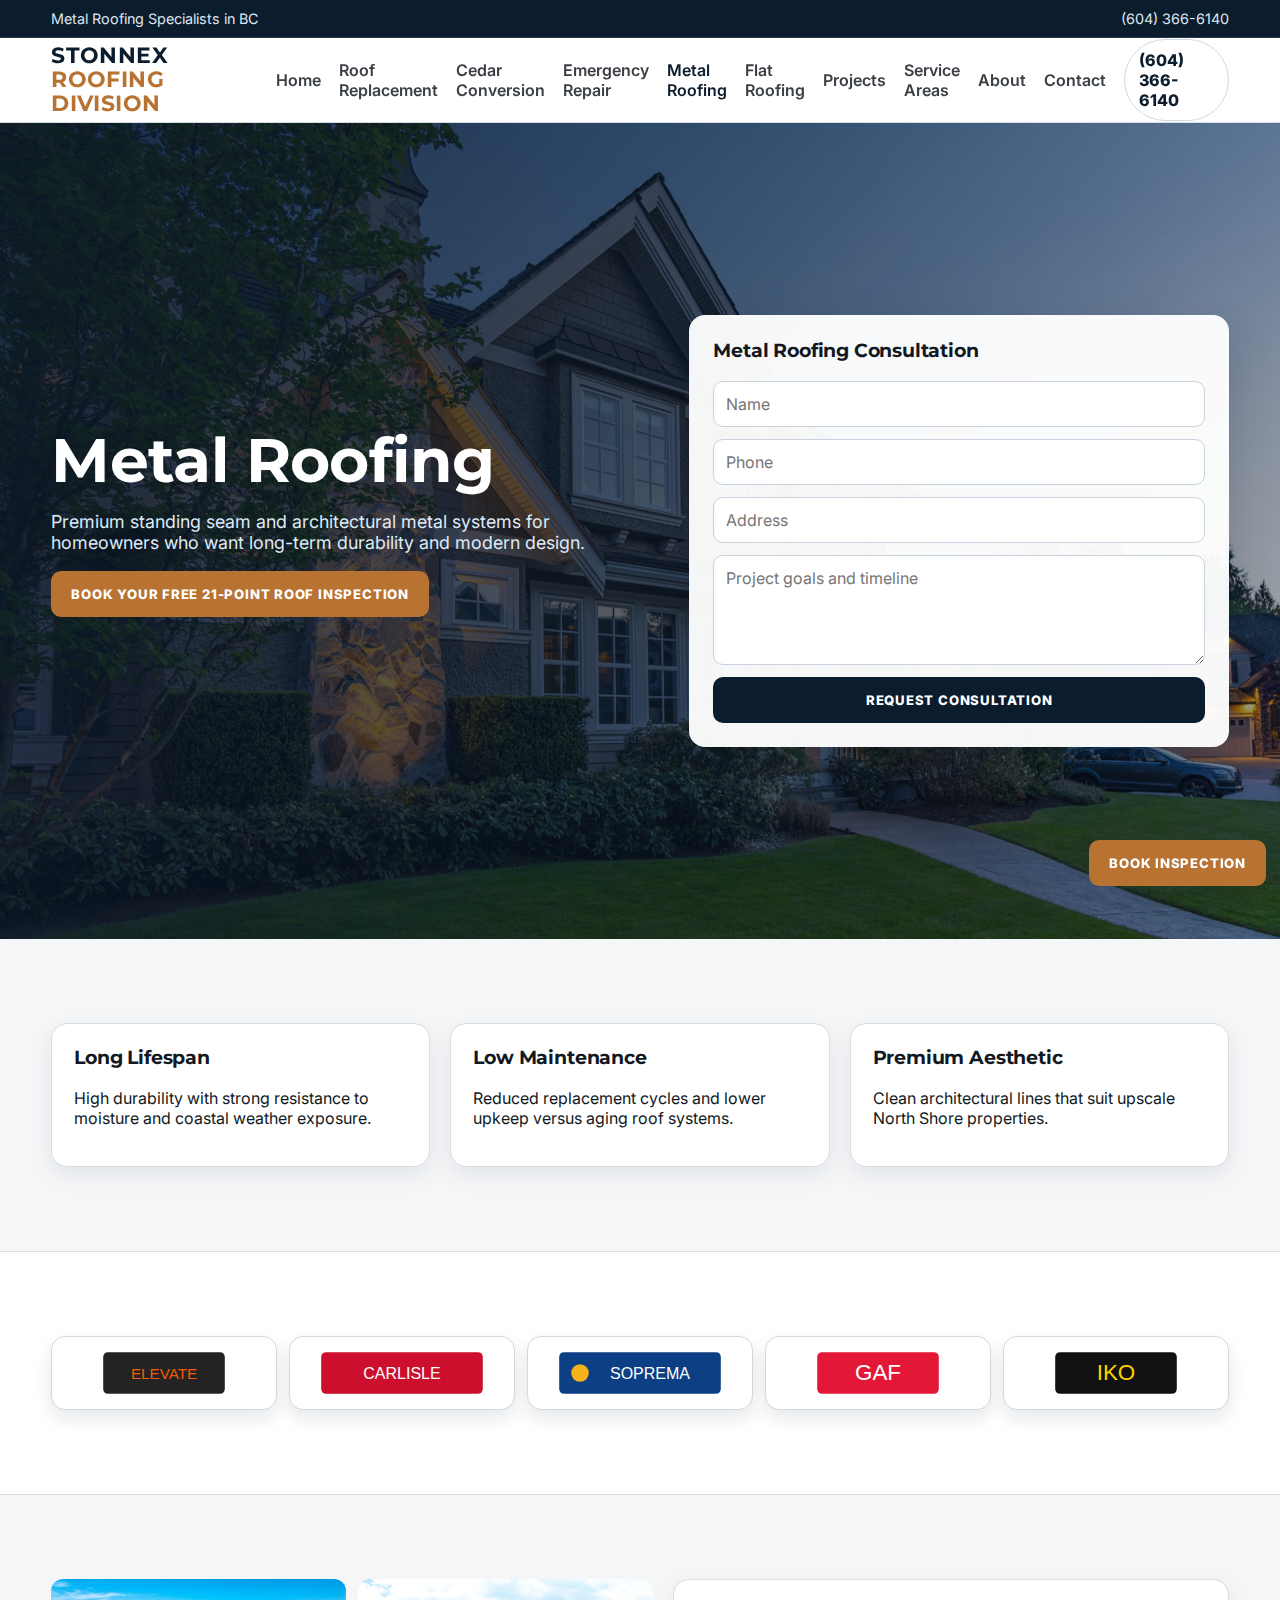
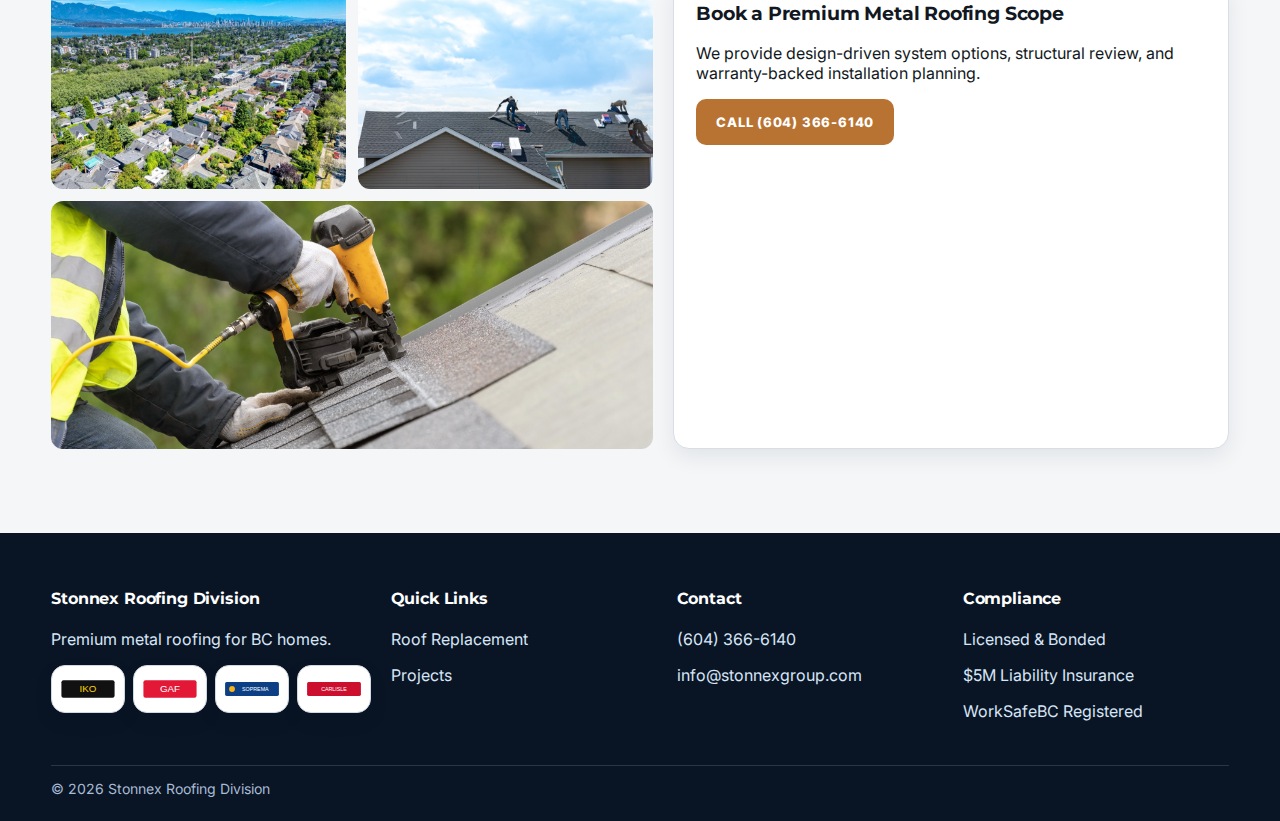
<file: metal-roofing.html>
<!DOCTYPE html>
<html lang="en-CA">
<head>
  <meta charset="UTF-8" />
  <meta name="viewport" content="width=device-width, initial-scale=1.0" />
  <title>Metal Roofing BC | Stonnex Roofing Division</title>
  <meta name="description" content="Premium metal roofing systems for BC homes. Standing seam installations for longevity and weather resistance." />
  <meta name="keywords" content="Metal Roofing BC, Standing Seam Roof North Vancouver" />
  <meta property="og:title" content="Metal Roofing BC | Stonnex" />
  <meta property="og:image" content="assets/media/home-westvan.jpg" />
  <link rel="preconnect" href="https://fonts.googleapis.com" />
  <link rel="preconnect" href="https://fonts.gstatic.com" crossorigin />
  <link href="https://fonts.googleapis.com/css2?family=Inter:wght@400;500;600;700;800&family=Montserrat:wght@600;700&display=swap" rel="stylesheet" />
  <link rel="stylesheet" href="css/styles.css?v=20260217premium2" />
</head>
<body>
  <div class="topbar"><div class="container"><div>Metal Roofing Specialists in BC</div><div><a href="tel:+16043666140">(604) 366-6140</a></div></div></div>
  <header><div class="container nav-wrap"><a class="logo" href="index.html">STONNEX <span>ROOFING DIVISION</span></a><nav><a href="index.html">Home</a><a href="roof-replacement.html">Roof Replacement</a><a href="cedar-to-asphalt.html">Cedar Conversion</a><a href="emergency-leak-repair.html">Emergency Repair</a><a class="active" href="metal-roofing.html">Metal Roofing</a><a href="flat-roofing.html">Flat Roofing</a><a href="projects.html">Projects</a><a href="service-areas.html">Service Areas</a><a href="about.html">About</a><a href="contact.html">Contact</a></nav><a class="header-phone" href="tel:+16043666140">(604) 366-6140</a></div></header>

  <section class="hero" style="background:url('assets/media/home-westvan.jpg') center/cover no-repeat;">
    <div class="container"><div><h1>Metal Roofing</h1><p class="lead">Premium standing seam and architectural metal systems for homeowners who want long-term durability and modern design.</p><p><a class="btn btn-primary" href="contact.html">Book Your Free 21-Point Roof Inspection</a></p></div><aside class="hero-card"><h3>Metal Roofing Consultation</h3><form><input type="text" placeholder="Name" required /><input type="tel" placeholder="Phone" required /><input type="text" placeholder="Address" required /><textarea placeholder="Project goals and timeline"></textarea><button class="btn btn-dark" type="submit">Request Consultation</button></form></aside></div>
  </section>

  <section>
    <div class="container grid-3">
      <article class="card"><h3>Long Lifespan</h3><p>High durability with strong resistance to moisture and coastal weather exposure.</p></article>
      <article class="card"><h3>Low Maintenance</h3><p>Reduced replacement cycles and lower upkeep versus aging roof systems.</p></article>
      <article class="card"><h3>Premium Aesthetic</h3><p>Clean architectural lines that suit upscale North Shore properties.</p></article>
    </div>
  </section>

  <section class="brand-band"><div class="container logo-grid"><div class="logo-card"><img src="assets/logos/elevate.svg" alt="Elevate" /></div><div class="logo-card"><img src="assets/logos/carlisle.svg" alt="Carlisle" /></div><div class="logo-card"><img src="assets/logos/soprema.svg" alt="Soprema" /></div><div class="logo-card"><img src="assets/logos/gaf.svg" alt="GAF" /></div><div class="logo-card"><img src="assets/logos/iko.svg" alt="IKO" /></div></div></section>

  <section>
    <div class="container media-grid">
      <div class="mosaic"><img src="assets/media/install-detail.jpg" alt="Metal roofing detail" /><img src="assets/media/crew-main.jpg" alt="Crew installation" /><img class="wide" src="assets/media/aerial-northshore.jpg" alt="North Shore homes" /></div>
      <article class="card"><h3>Book a Premium Metal Roofing Scope</h3><p>We provide design-driven system options, structural review, and warranty-backed installation planning.</p><p><a class="btn btn-primary" href="tel:+16043666140">Call (604) 366-6140</a></p></article>
    </div>
  </section>

  <footer><div class="container footer-grid"><div><h4>Stonnex Roofing Division</h4><p>Premium metal roofing for BC homes.</p><div class="footer-logos"><div class="logo-card"><img src="assets/logos/iko.svg" alt="IKO" /></div><div class="logo-card"><img src="assets/logos/gaf.svg" alt="GAF" /></div><div class="logo-card"><img src="assets/logos/soprema.svg" alt="Soprema" /></div><div class="logo-card"><img src="assets/logos/carlisle.svg" alt="Carlisle" /></div></div></div><div><h4>Quick Links</h4><p><a href="roof-replacement.html">Roof Replacement</a></p><p><a href="projects.html">Projects</a></p></div><div><h4>Contact</h4><p><a href="tel:+16043666140">(604) 366-6140</a></p><p><a href="mailto:info@stonnexgroup.com">info@stonnexgroup.com</a></p></div><div><h4>Compliance</h4><p>Licensed & Bonded</p><p>$5M Liability Insurance</p><p>WorkSafeBC Registered</p></div></div><div class="container footer-bottom">&copy; <span id="year"></span> Stonnex Roofing Division</div></footer>

  <a class="btn btn-primary floating-book" href="contact.html">Book Inspection</a>
  <div class="popup-overlay" id="exitPopup"><div class="popup-card"><button class="popup-close" id="popupClose">&times;</button><h3>Free 21-Point Roof Inspection</h3><p>See if metal roofing is the right fit for your property.</p><p><a class="btn btn-primary" href="contact.html">Book My Inspection</a></p></div></div>
  <script src="js/main.js"></script>
</body>
</html>
</file>
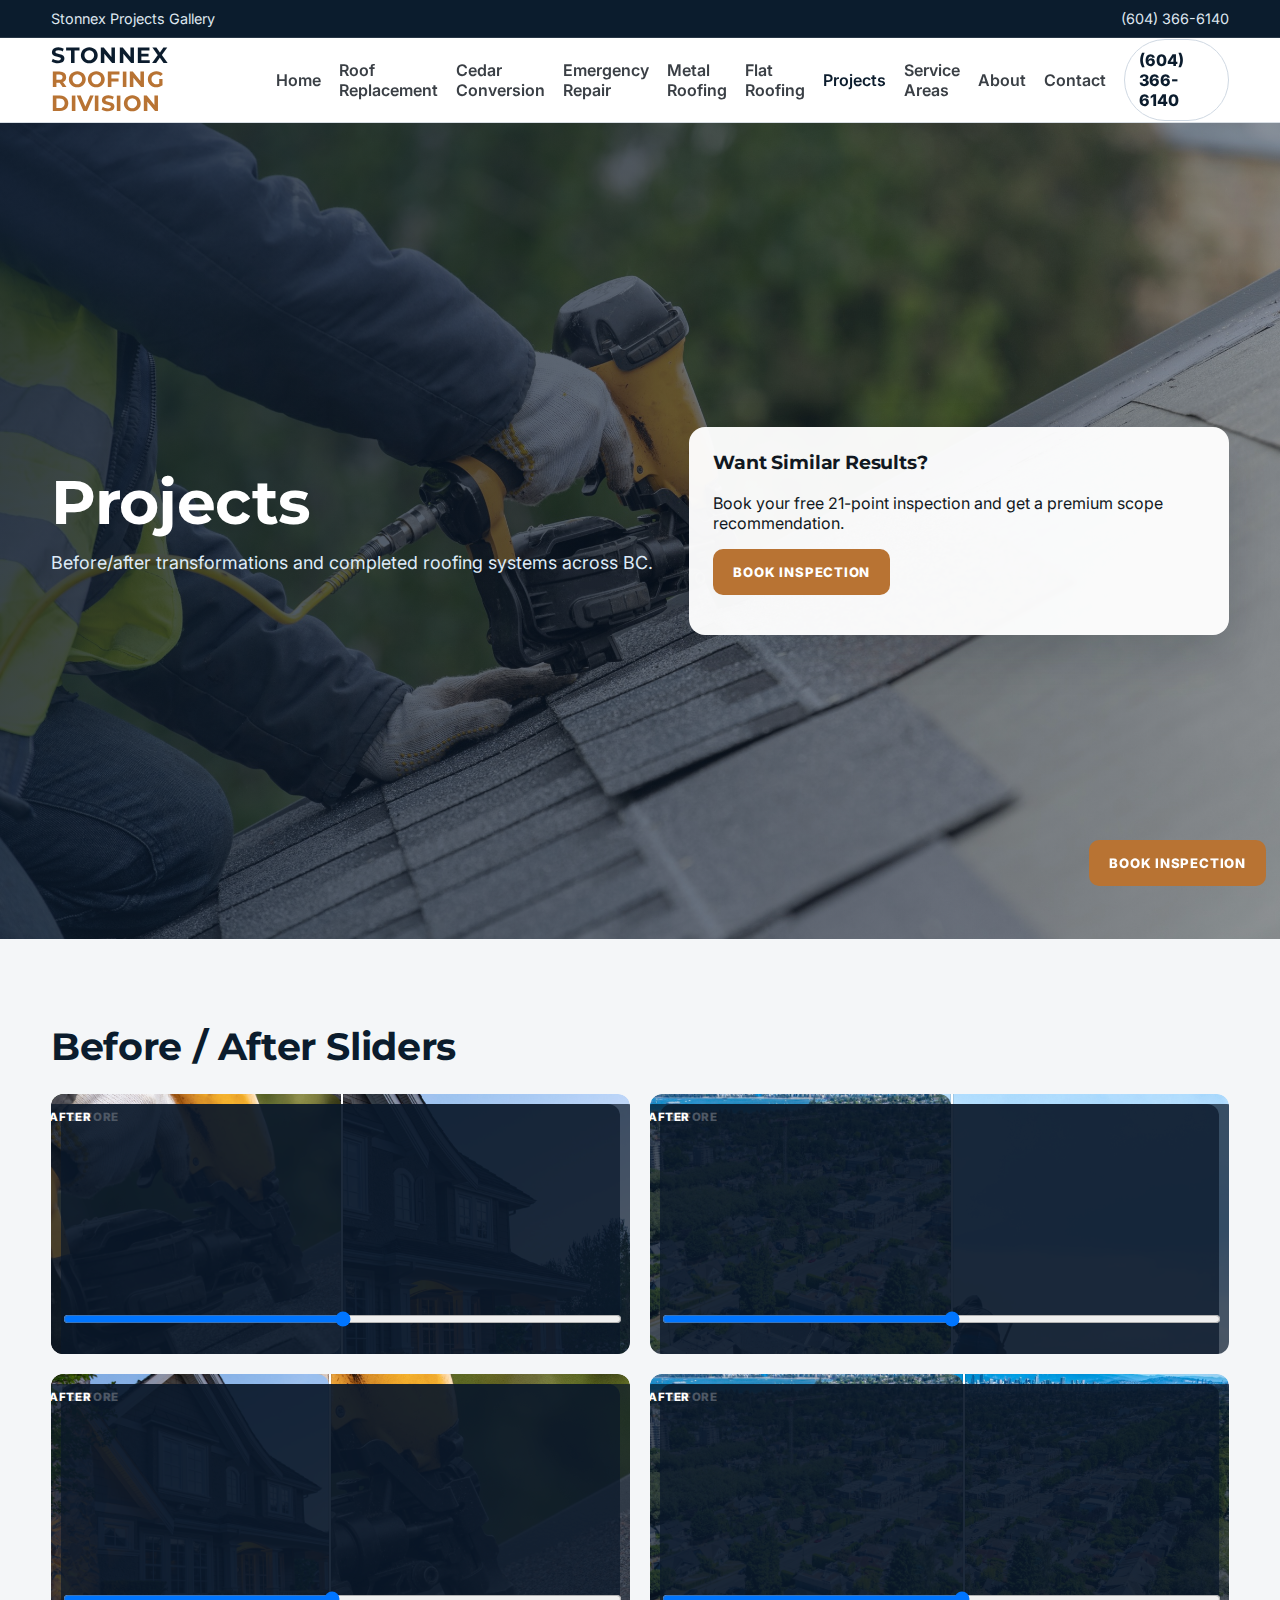
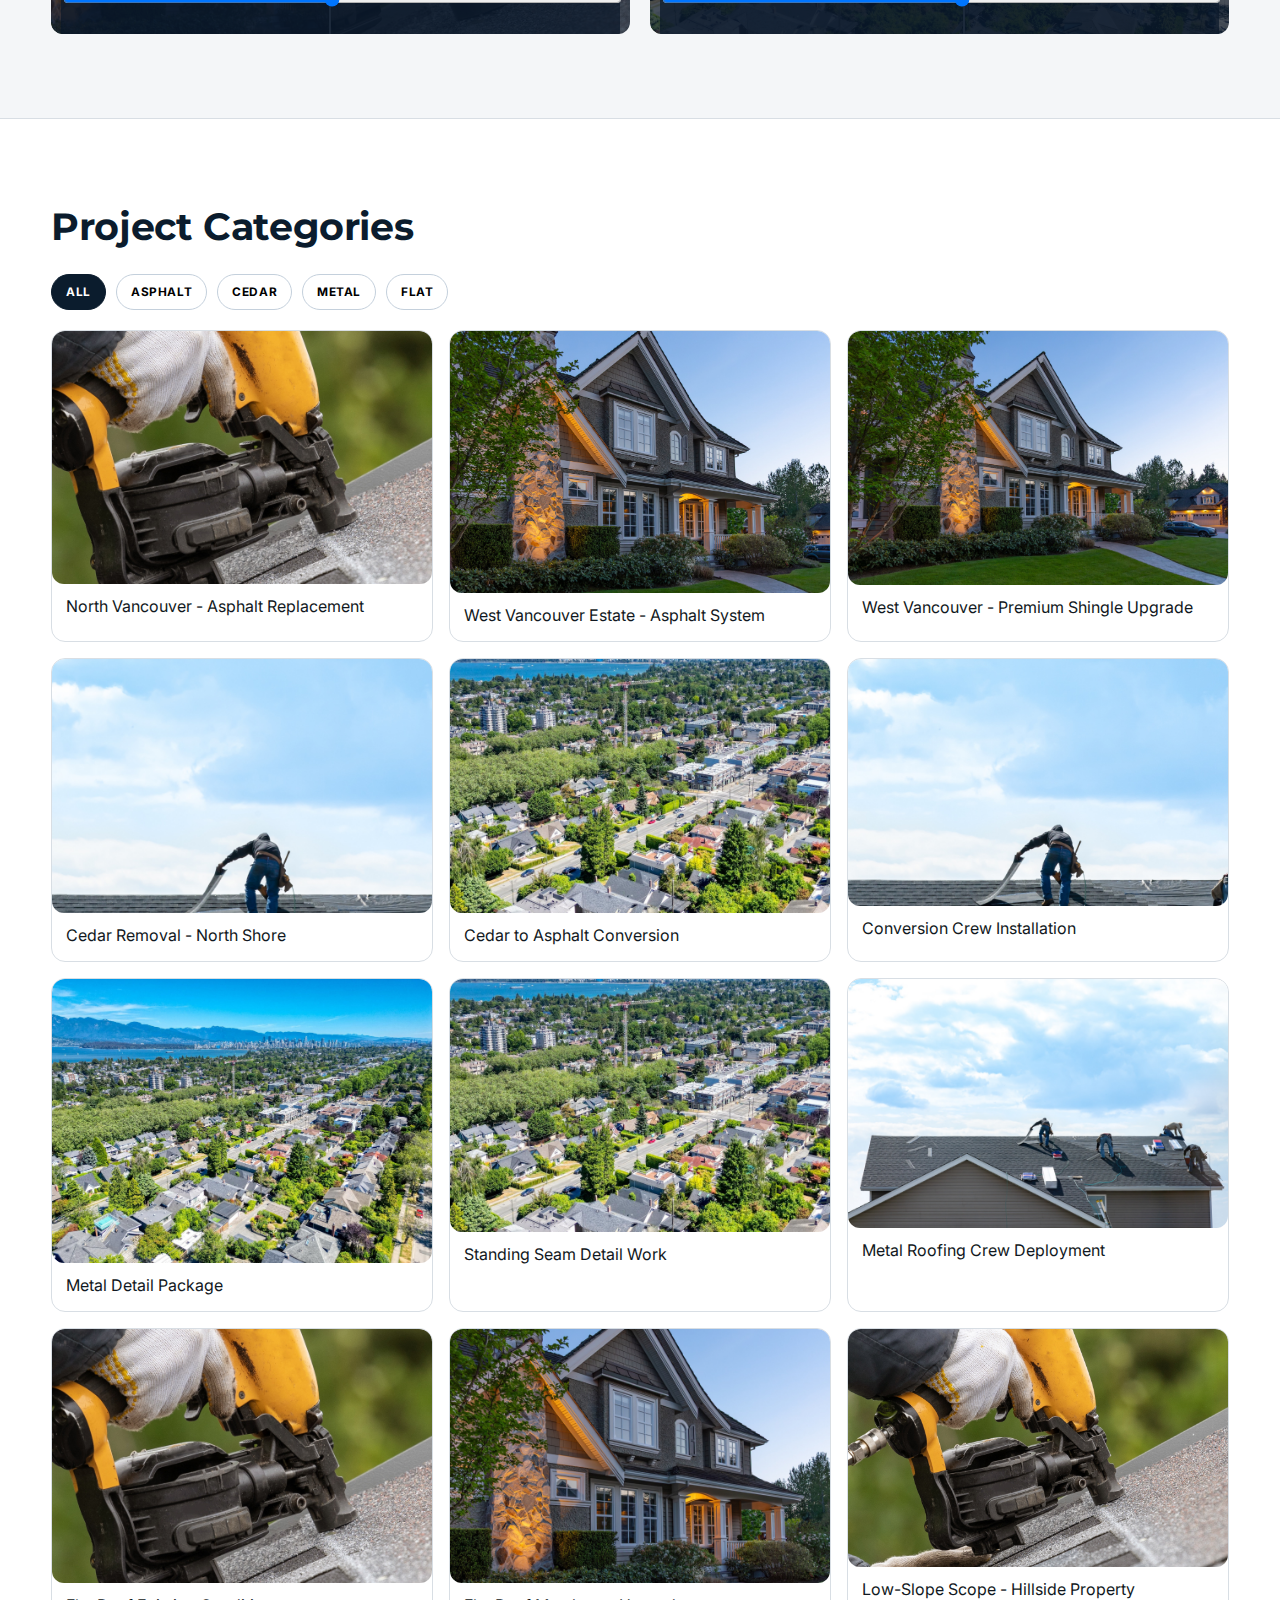
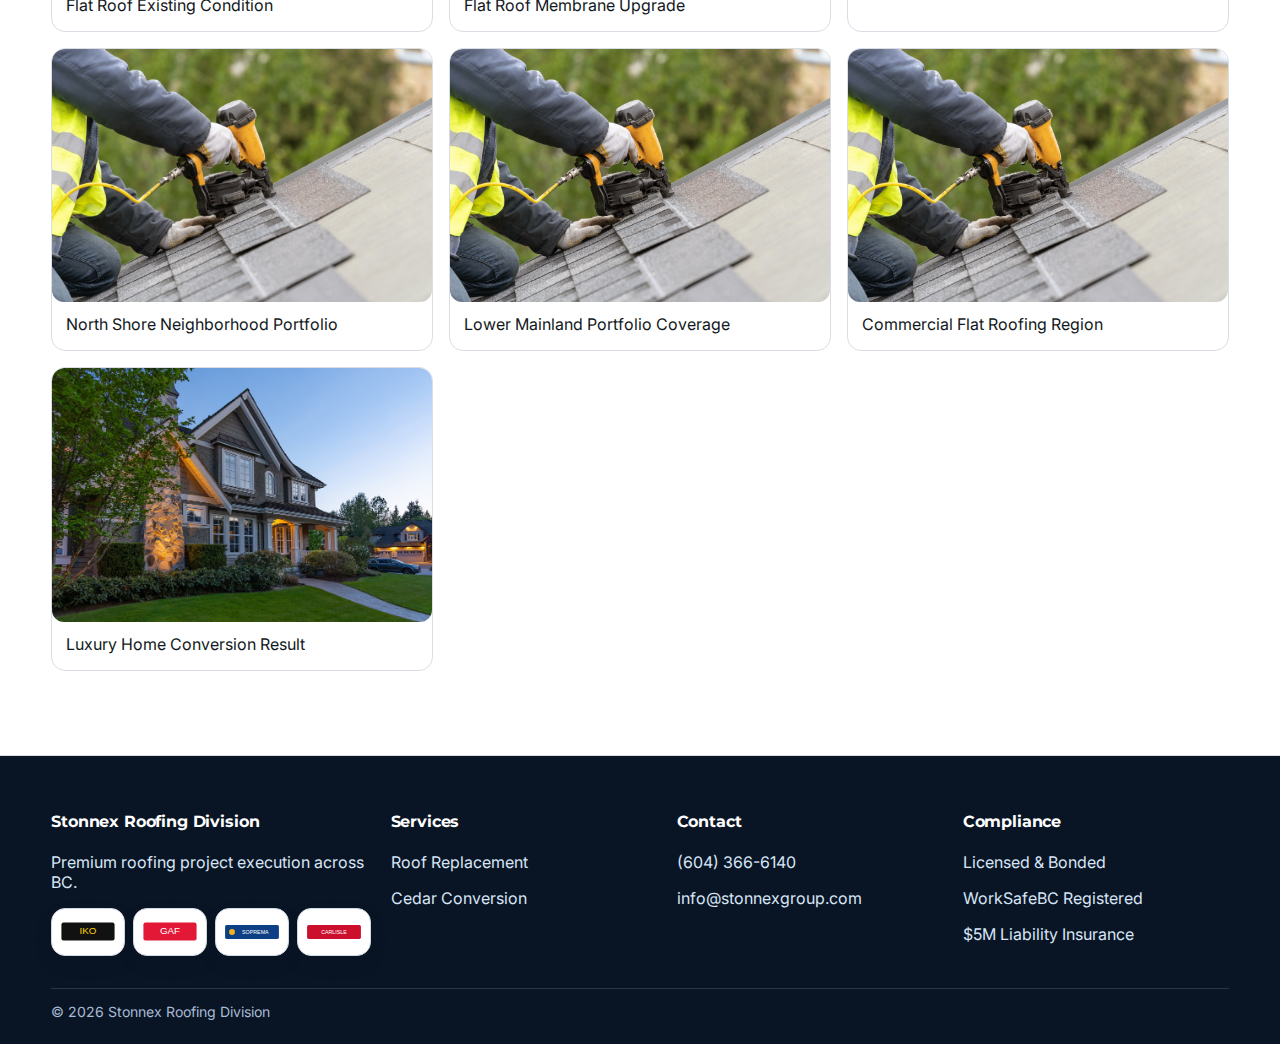
<file: projects.html>
<!DOCTYPE html>
<html lang="en-CA">
<head>
  <meta charset="UTF-8" />
  <meta name="viewport" content="width=device-width, initial-scale=1.0" />
  <title>Roofing Projects | Stonnex Roofing Division</title>
  <meta name="description" content="View premium roofing projects across BC including asphalt, cedar conversion, metal roofing, and flat roofing work." />
  <meta property="og:title" content="Projects | Stonnex Roofing Division" />
  <meta property="og:image" content="assets/media/home-after.jpg" />
  <link rel="preconnect" href="https://fonts.googleapis.com" />
  <link rel="preconnect" href="https://fonts.gstatic.com" crossorigin />
  <link href="https://fonts.googleapis.com/css2?family=Inter:wght@400;500;600;700;800&family=Montserrat:wght@600;700&display=swap" rel="stylesheet" />
  <link rel="stylesheet" href="css/styles.css?v=20260217premium2" />
</head>
<body>
  <div class="topbar"><div class="container"><div>Stonnex Projects Gallery</div><div><a href="tel:+16043666140">(604) 366-6140</a></div></div></div>
  <header><div class="container nav-wrap"><a class="logo" href="index.html">STONNEX <span>ROOFING DIVISION</span></a><nav><a href="index.html">Home</a><a href="roof-replacement.html">Roof Replacement</a><a href="cedar-to-asphalt.html">Cedar Conversion</a><a href="emergency-leak-repair.html">Emergency Repair</a><a href="metal-roofing.html">Metal Roofing</a><a href="flat-roofing.html">Flat Roofing</a><a class="active" href="projects.html">Projects</a><a href="service-areas.html">Service Areas</a><a href="about.html">About</a><a href="contact.html">Contact</a></nav><a class="header-phone" href="tel:+16043666140">(604) 366-6140</a></div></header>

  <section class="hero" style="background:url('assets/media/hero-vancouver.jpg') center/cover no-repeat;">
    <div class="container"><div><h1>Projects</h1><p class="lead">Before/after transformations and completed roofing systems across BC.</p></div><aside class="hero-card"><h3>Want Similar Results?</h3><p>Book your free 21-point inspection and get a premium scope recommendation.</p><p><a class="btn btn-primary" href="contact.html">Book Inspection</a></p></aside></div>
  </section>

  <section>
    <div class="container section-head"><h2>Before / After Sliders</h2></div>
    <div class="container grid-2">
      <div class="ba-slider"><img class="before" src="assets/media/home-before.jpg" alt="Before" /><div class="after-wrap"><img class="after" src="assets/media/home-after.jpg" alt="After" /></div><div class="divider"></div><span class="ba-label before">Before</span><span class="ba-label after">After</span><input type="range" min="0" max="100" value="50" /></div>
      <div class="ba-slider"><img class="before" src="assets/media/cedar-before.jpg" alt="Before" /><div class="after-wrap"><img class="after" src="assets/media/cedar-after.jpg" alt="After" /></div><div class="divider"></div><span class="ba-label before">Before</span><span class="ba-label after">After</span><input type="range" min="0" max="100" value="52" /></div>
      <div class="ba-slider"><img class="before" src="assets/media/flat-before.jpg" alt="Before" /><div class="after-wrap"><img class="after" src="assets/media/flat-after.jpg" alt="After" /></div><div class="divider"></div><span class="ba-label before">Before</span><span class="ba-label after">After</span><input type="range" min="0" max="100" value="48" /></div>
      <div class="ba-slider"><img class="before" src="assets/media/install-detail.jpg" alt="Before" /><div class="after-wrap"><img class="after" src="assets/media/install-close.jpg" alt="After" /></div><div class="divider"></div><span class="ba-label before">Before</span><span class="ba-label after">After</span><input type="range" min="0" max="100" value="54" /></div>
    </div>
  </section>

  <section class="brand-band">
    <div class="container section-head"><h2>Project Categories</h2></div>
    <div class="container filter-bar">
      <button class="filter-btn active" data-filter-btn="all">All</button>
      <button class="filter-btn" data-filter-btn="asphalt">Asphalt</button>
      <button class="filter-btn" data-filter-btn="cedar">Cedar</button>
      <button class="filter-btn" data-filter-btn="metal">Metal</button>
      <button class="filter-btn" data-filter-btn="flat">Flat</button>
    </div>
    <div class="container projects-grid">
      <article class="project-card" data-project-cat="asphalt"><img src="assets/media/home-after.jpg" alt="Asphalt project" loading="lazy" /><div class="meta">North Vancouver - Asphalt Replacement</div></article>
      <article class="project-card" data-project-cat="asphalt"><img src="assets/media/home-estate.jpg" alt="Asphalt project" loading="lazy" /><div class="meta">West Vancouver Estate - Asphalt System</div></article>
      <article class="project-card" data-project-cat="asphalt"><img src="assets/media/home-westvan.jpg" alt="Asphalt project" loading="lazy" /><div class="meta">West Vancouver - Premium Shingle Upgrade</div></article>

      <article class="project-card" data-project-cat="cedar"><img src="assets/media/cedar-before.jpg" alt="Cedar project" loading="lazy" /><div class="meta">Cedar Removal - North Shore</div></article>
      <article class="project-card" data-project-cat="cedar"><img src="assets/media/cedar-after.jpg" alt="Cedar project" loading="lazy" /><div class="meta">Cedar to Asphalt Conversion</div></article>
      <article class="project-card" data-project-cat="cedar"><img src="assets/media/crew-angle.jpg" alt="Cedar project" loading="lazy" /><div class="meta">Conversion Crew Installation</div></article>

      <article class="project-card" data-project-cat="metal"><img src="assets/media/install-detail.jpg" alt="Metal project" loading="lazy" /><div class="meta">Metal Detail Package</div></article>
      <article class="project-card" data-project-cat="metal"><img src="assets/media/install-close.jpg" alt="Metal project" loading="lazy" /><div class="meta">Standing Seam Detail Work</div></article>
      <article class="project-card" data-project-cat="metal"><img src="assets/media/crew-main.jpg" alt="Metal project" loading="lazy" /><div class="meta">Metal Roofing Crew Deployment</div></article>

      <article class="project-card" data-project-cat="flat"><img src="assets/media/flat-before.jpg" alt="Flat project" loading="lazy" /><div class="meta">Flat Roof Existing Condition</div></article>
      <article class="project-card" data-project-cat="flat"><img src="assets/media/flat-after.jpg" alt="Flat project" loading="lazy" /><div class="meta">Flat Roof Membrane Upgrade</div></article>
      <article class="project-card" data-project-cat="flat"><img src="assets/media/aerial-hillside.jpg" alt="Flat project" loading="lazy" /><div class="meta">Low-Slope Scope - Hillside Property</div></article>

      <article class="project-card" data-project-cat="asphalt"><img src="assets/media/aerial-northshore.jpg" alt="Asphalt project" loading="lazy" /><div class="meta">North Shore Neighborhood Portfolio</div></article>
      <article class="project-card" data-project-cat="metal"><img src="assets/media/hero-vancouver.jpg" alt="Metal project" loading="lazy" /><div class="meta">Lower Mainland Portfolio Coverage</div></article>
      <article class="project-card" data-project-cat="flat"><img src="assets/media/vancouver-aerial.jpg" alt="Flat project" loading="lazy" /><div class="meta">Commercial Flat Roofing Region</div></article>
      <article class="project-card" data-project-cat="cedar"><img src="assets/media/luxury-home.jpg" alt="Cedar project" loading="lazy" /><div class="meta">Luxury Home Conversion Result</div></article>
    </div>
  </section>

  <footer><div class="container footer-grid"><div><h4>Stonnex Roofing Division</h4><p>Premium roofing project execution across BC.</p><div class="footer-logos"><div class="logo-card"><img src="assets/logos/iko.svg" alt="IKO" /></div><div class="logo-card"><img src="assets/logos/gaf.svg" alt="GAF" /></div><div class="logo-card"><img src="assets/logos/soprema.svg" alt="Soprema" /></div><div class="logo-card"><img src="assets/logos/carlisle.svg" alt="Carlisle" /></div></div></div><div><h4>Services</h4><p><a href="roof-replacement.html">Roof Replacement</a></p><p><a href="cedar-to-asphalt.html">Cedar Conversion</a></p></div><div><h4>Contact</h4><p><a href="tel:+16043666140">(604) 366-6140</a></p><p><a href="mailto:info@stonnexgroup.com">info@stonnexgroup.com</a></p></div><div><h4>Compliance</h4><p>Licensed & Bonded</p><p>WorkSafeBC Registered</p><p>$5M Liability Insurance</p></div></div><div class="container footer-bottom">&copy; <span id="year"></span> Stonnex Roofing Division</div></footer>

  <a class="btn btn-primary floating-book" href="contact.html">Book Inspection</a>
  <div class="popup-overlay" id="exitPopup"><div class="popup-card"><button class="popup-close" id="popupClose">&times;</button><h3>Book Your Free Roof Inspection</h3><p>See what your roof could become with a premium system plan.</p><p><a class="btn btn-primary" href="contact.html">Book My Inspection</a></p></div></div>
  <script src="js/main.js"></script>
</body>
</html>
</file>
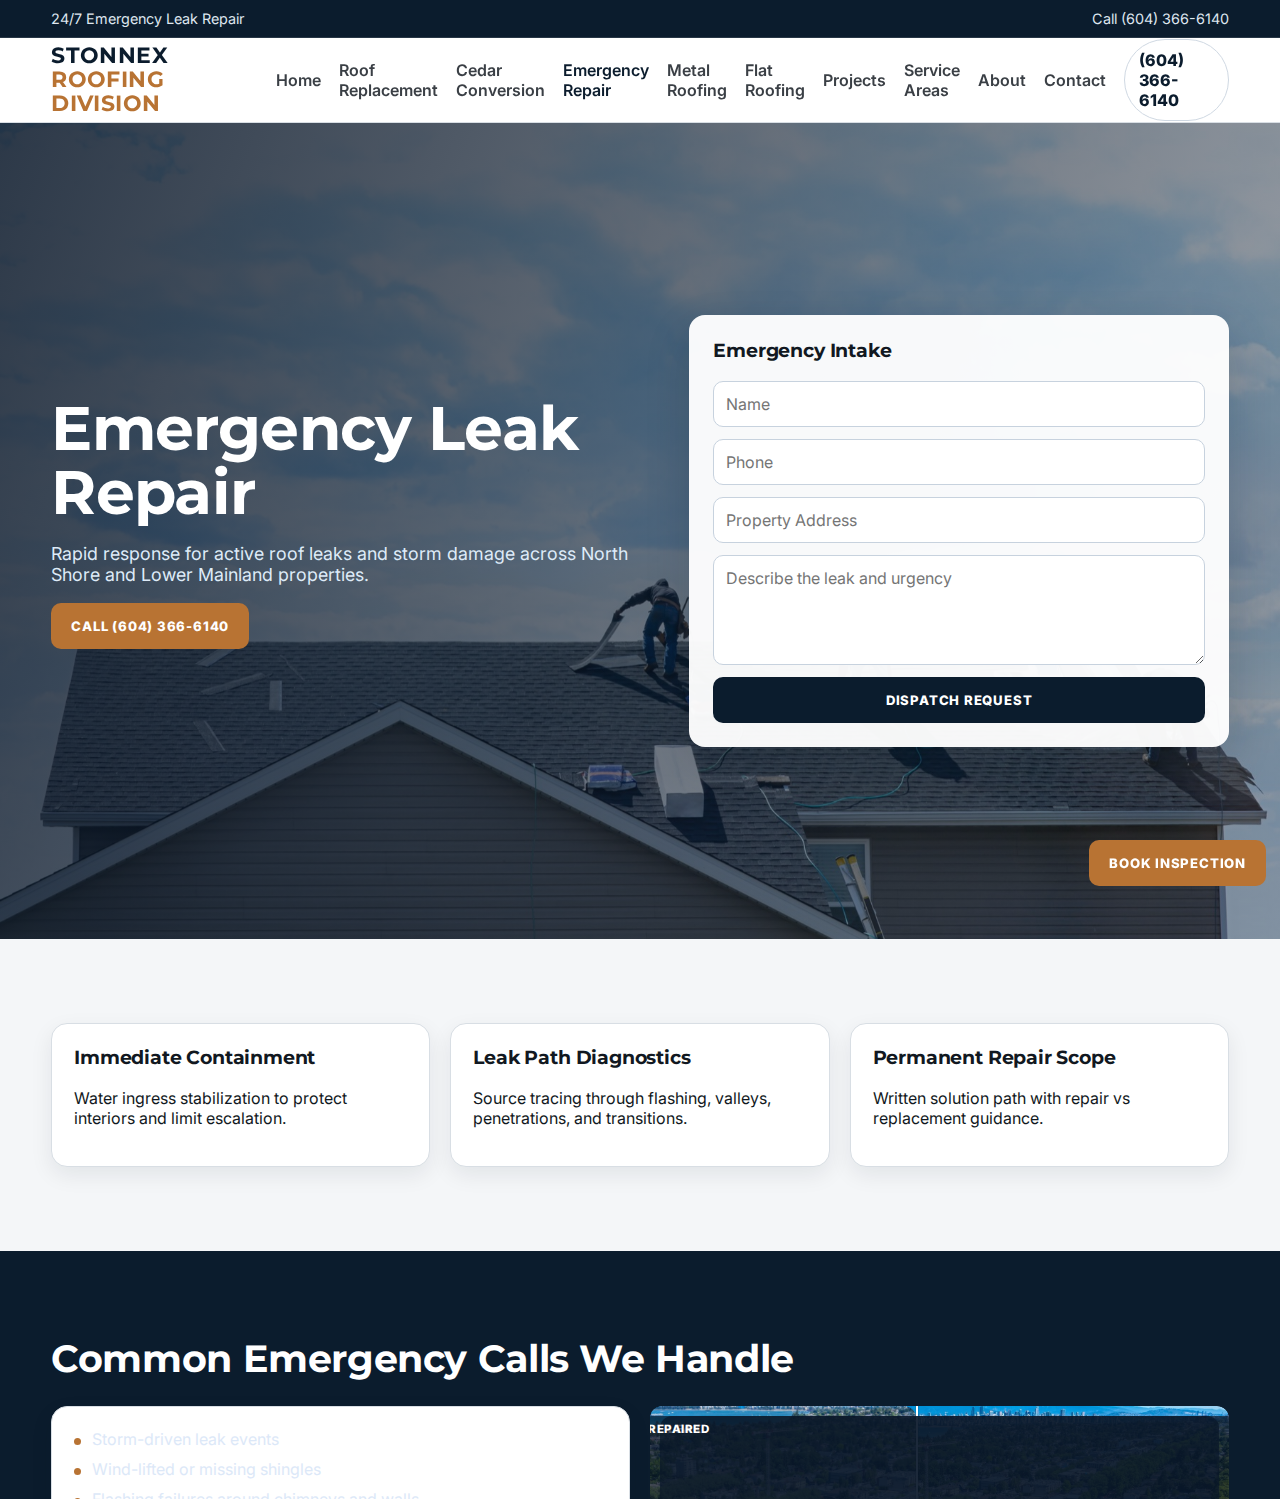
<file: roof-repair.html>
<!DOCTYPE html>
<html lang="en-CA">
<head>
  <meta charset="UTF-8" />
  <meta http-equiv="refresh" content="0; url=emergency-leak-repair.html" />
  <meta name="viewport" content="width=device-width, initial-scale=1.0" />
  <title>Redirecting...</title>
</head>
<body>
  <p>Redirecting to <a href="emergency-leak-repair.html">Emergency Leak Repair</a>.</p>
</body>
</html>
</file>
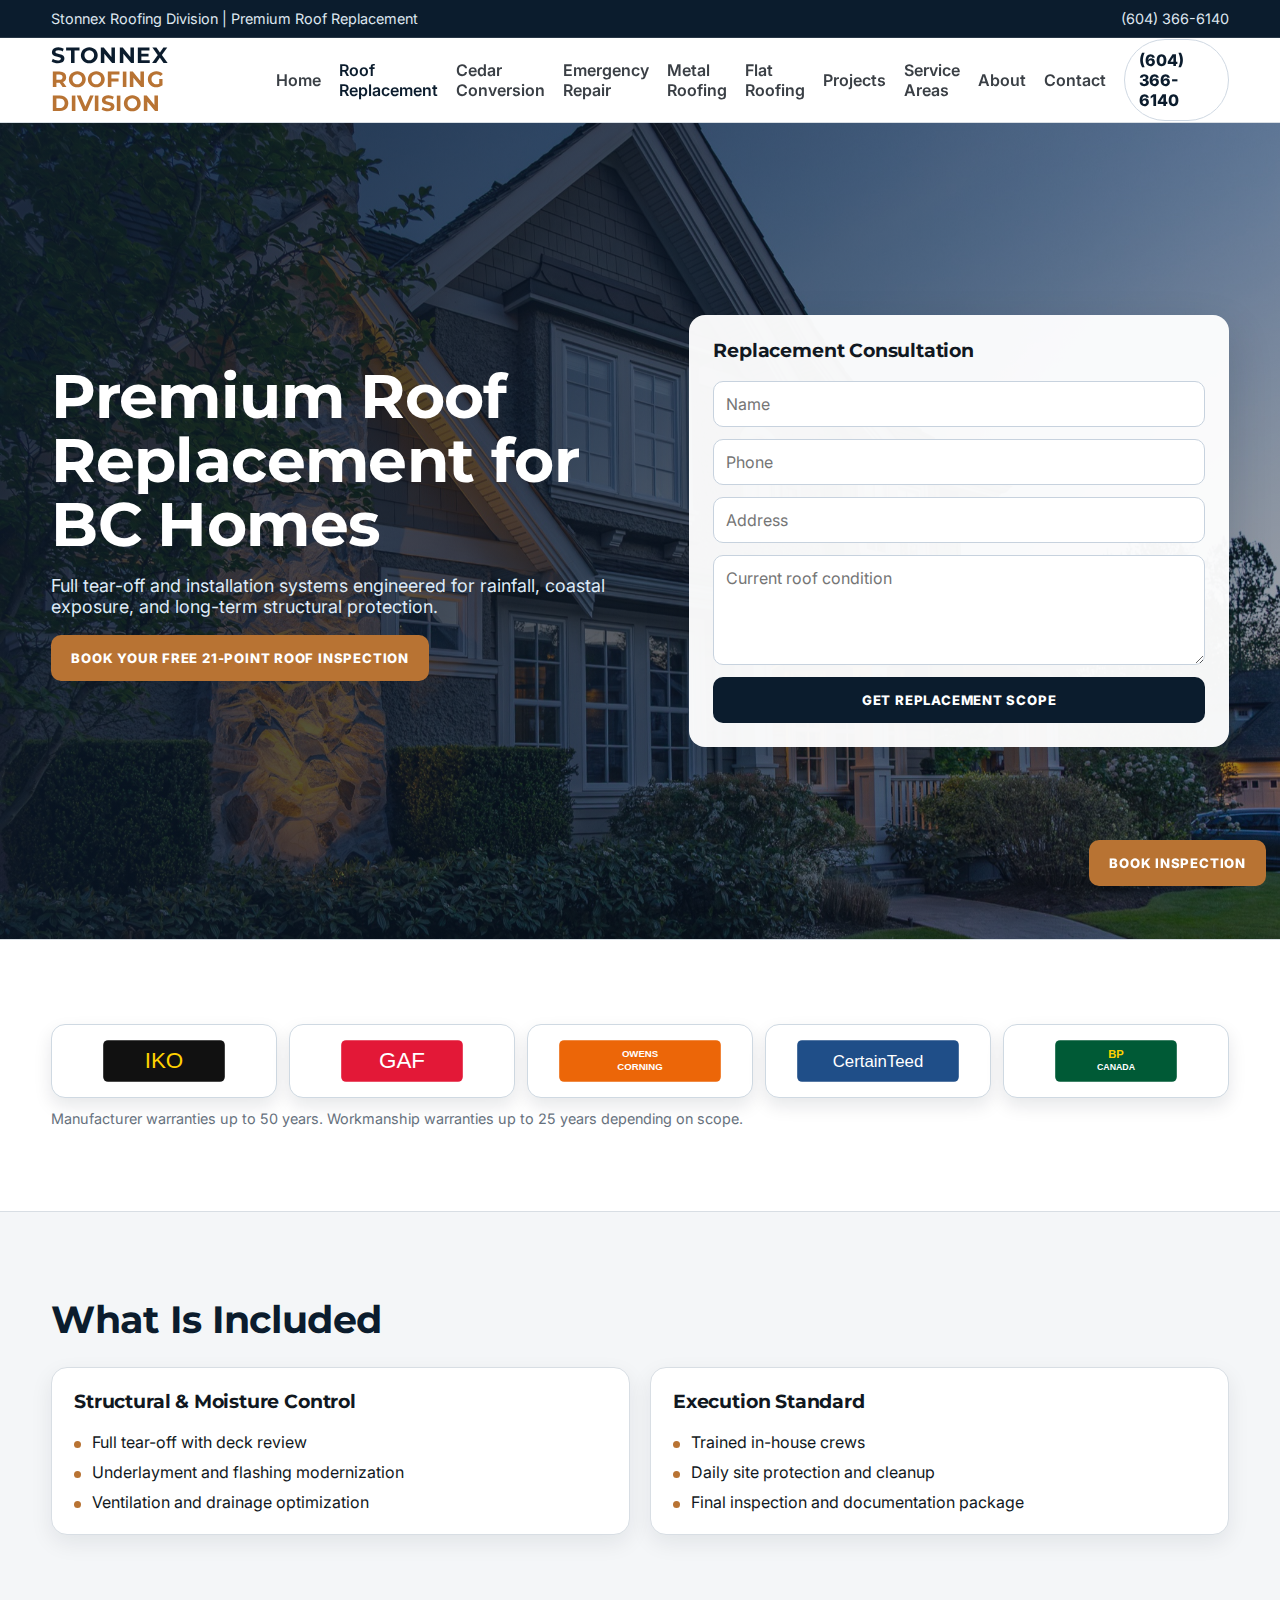
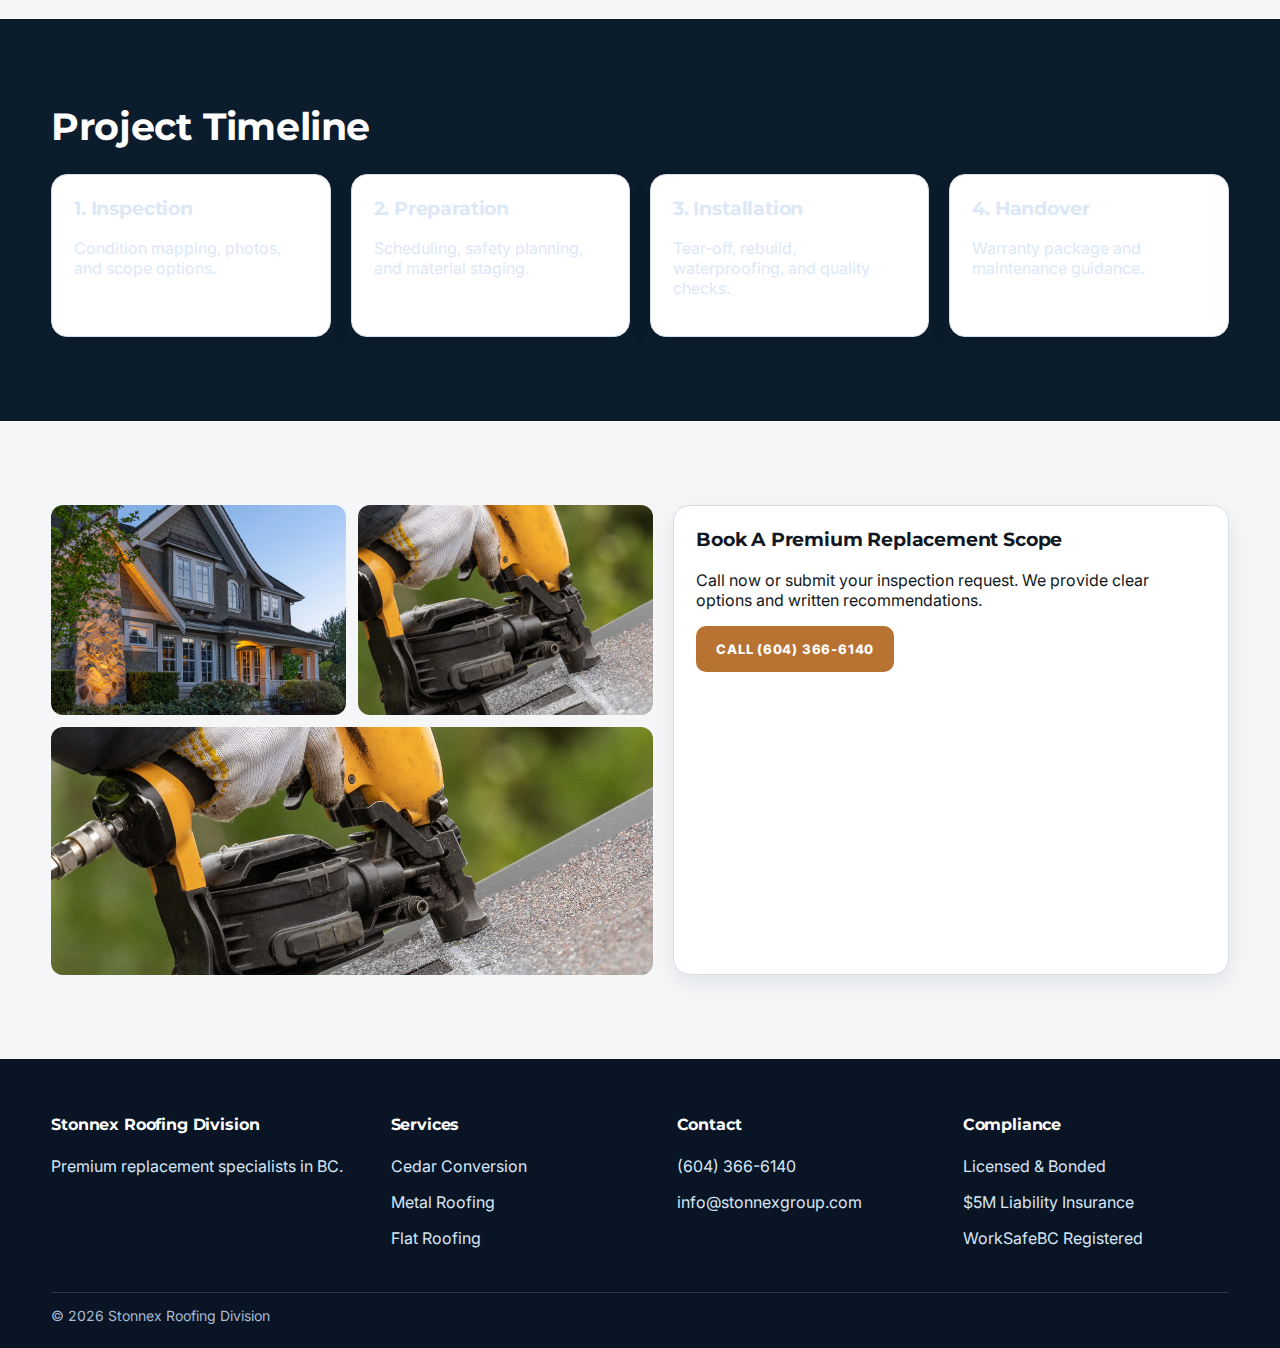
<file: roof-replacement.html>
<!DOCTYPE html>
<html lang="en-CA">
<head>
  <meta charset="UTF-8" />
  <meta name="viewport" content="width=device-width, initial-scale=1.0" />
  <title>Roof Replacement BC | Stonnex Roofing Division</title>
  <meta name="description" content="Premium roof replacement in North and West Vancouver. Stonnex builds weather-ready roofing systems for BC conditions." />
  <meta name="keywords" content="Roof Replacement BC, Roofing North Vancouver, Roofing West Vancouver" />
  <meta property="og:title" content="Roof Replacement BC | Stonnex" />
  <meta property="og:description" content="Premium roof replacement designed for Pacific Northwest climate." />
  <meta property="og:image" content="assets/media/home-estate.jpg" />
  <link rel="preconnect" href="https://fonts.googleapis.com" />
  <link rel="preconnect" href="https://fonts.gstatic.com" crossorigin />
  <link href="https://fonts.googleapis.com/css2?family=Inter:wght@400;500;600;700;800&family=Montserrat:wght@600;700&display=swap" rel="stylesheet" />
  <link rel="stylesheet" href="css/styles.css?v=20260217premium2" />
</head>
<body>
  <div class="topbar"><div class="container"><div>Stonnex Roofing Division | Premium Roof Replacement</div><div><a href="tel:+16043666140">(604) 366-6140</a></div></div></div>
  <header>
    <div class="container nav-wrap">
      <a class="logo" href="index.html">STONNEX <span>ROOFING DIVISION</span></a>
      <nav>
        <a href="index.html">Home</a><a class="active" href="roof-replacement.html">Roof Replacement</a><a href="cedar-to-asphalt.html">Cedar Conversion</a><a href="emergency-leak-repair.html">Emergency Repair</a><a href="metal-roofing.html">Metal Roofing</a><a href="flat-roofing.html">Flat Roofing</a><a href="projects.html">Projects</a><a href="service-areas.html">Service Areas</a><a href="about.html">About</a><a href="contact.html">Contact</a>
      </nav>
      <a class="header-phone" href="tel:+16043666140">(604) 366-6140</a>
    </div>
  </header>

  <section class="hero" style="background:url('assets/media/home-estate.jpg') center/cover no-repeat;">
    <div class="container">
      <div>
        <h1>Premium Roof Replacement for BC Homes</h1>
        <p class="lead">Full tear-off and installation systems engineered for rainfall, coastal exposure, and long-term structural protection.</p>
        <p><a class="btn btn-primary" href="contact.html">Book Your Free 21-Point Roof Inspection</a></p>
      </div>
      <aside class="hero-card">
        <h3>Replacement Consultation</h3>
        <form>
          <input type="text" placeholder="Name" required />
          <input type="tel" placeholder="Phone" required />
          <input type="text" placeholder="Address" required />
          <textarea placeholder="Current roof condition"></textarea>
          <button class="btn btn-dark" type="submit">Get Replacement Scope</button>
        </form>
      </aside>
    </div>
  </section>

  <section class="brand-band">
    <div class="container logo-grid">
      <div class="logo-card"><img src="assets/logos/iko.svg" alt="IKO" /></div>
      <div class="logo-card"><img src="assets/logos/gaf.svg" alt="GAF" /></div>
      <div class="logo-card"><img src="assets/logos/owens-corning.svg" alt="Owens Corning" /></div>
      <div class="logo-card"><img src="assets/logos/certainteed.svg" alt="CertainTeed" /></div>
      <div class="logo-card"><img src="assets/logos/bp.svg" alt="BP Canada" /></div>
    </div>
    <div class="container brand-note">Manufacturer warranties up to 50 years. Workmanship warranties up to 25 years depending on scope.</div>
  </section>

  <section>
    <div class="container section-head"><h2>What Is Included</h2></div>
    <div class="container grid-2">
      <article class="card"><h3>Structural &amp; Moisture Control</h3><div class="checklist"><div>Full tear-off with deck review</div><div>Underlayment and flashing modernization</div><div>Ventilation and drainage optimization</div></div></article>
      <article class="card"><h3>Execution Standard</h3><div class="checklist"><div>Trained in-house crews</div><div>Daily site protection and cleanup</div><div>Final inspection and documentation package</div></div></article>
    </div>
  </section>

  <section class="dark-block">
    <div class="container section-head"><h2>Project Timeline</h2></div>
    <div class="container grid-4">
      <article class="card"><h3>1. Inspection</h3><p>Condition mapping, photos, and scope options.</p></article>
      <article class="card"><h3>2. Preparation</h3><p>Scheduling, safety planning, and material staging.</p></article>
      <article class="card"><h3>3. Installation</h3><p>Tear-off, rebuild, waterproofing, and quality checks.</p></article>
      <article class="card"><h3>4. Handover</h3><p>Warranty package and maintenance guidance.</p></article>
    </div>
  </section>

  <section>
    <div class="container media-grid">
      <div class="mosaic">
        <img src="assets/media/home-before.jpg" alt="Before replacement" loading="lazy" />
        <img src="assets/media/home-after.jpg" alt="After replacement" loading="lazy" />
        <img class="wide" src="assets/media/aerial-hillside.jpg" alt="North Shore hillside homes" loading="lazy" />
      </div>
      <div class="card">
        <h3>Book A Premium Replacement Scope</h3>
        <p>Call now or submit your inspection request. We provide clear options and written recommendations.</p>
        <p><a class="btn btn-primary" href="tel:+16043666140">Call (604) 366-6140</a></p>
      </div>
    </div>
  </section>

  <footer>
    <div class="container footer-grid">
      <div><h4>Stonnex Roofing Division</h4><p>Premium replacement specialists in BC.</p></div>
      <div><h4>Services</h4><p><a href="cedar-to-asphalt.html">Cedar Conversion</a></p><p><a href="metal-roofing.html">Metal Roofing</a></p><p><a href="flat-roofing.html">Flat Roofing</a></p></div>
      <div><h4>Contact</h4><p><a href="tel:+16043666140">(604) 366-6140</a></p><p><a href="mailto:info@stonnexgroup.com">info@stonnexgroup.com</a></p></div>
      <div><h4>Compliance</h4><p>Licensed & Bonded</p><p>$5M Liability Insurance</p><p>WorkSafeBC Registered</p></div>
    </div>
    <div class="container footer-bottom">&copy; <span id="year"></span> Stonnex Roofing Division</div>
  </footer>
  <a class="btn btn-primary floating-book" href="contact.html">Book Inspection</a>
  <div class="popup-overlay" id="exitPopup"><div class="popup-card"><button class="popup-close" id="popupClose">&times;</button><h3>Free 21-Point Roof Inspection</h3><p>Secure your inspection slot before leaving.</p><p><a class="btn btn-primary" href="contact.html">Book My Inspection</a></p></div></div>
  <script src="js/main.js"></script>
</body>
</html>
</file>
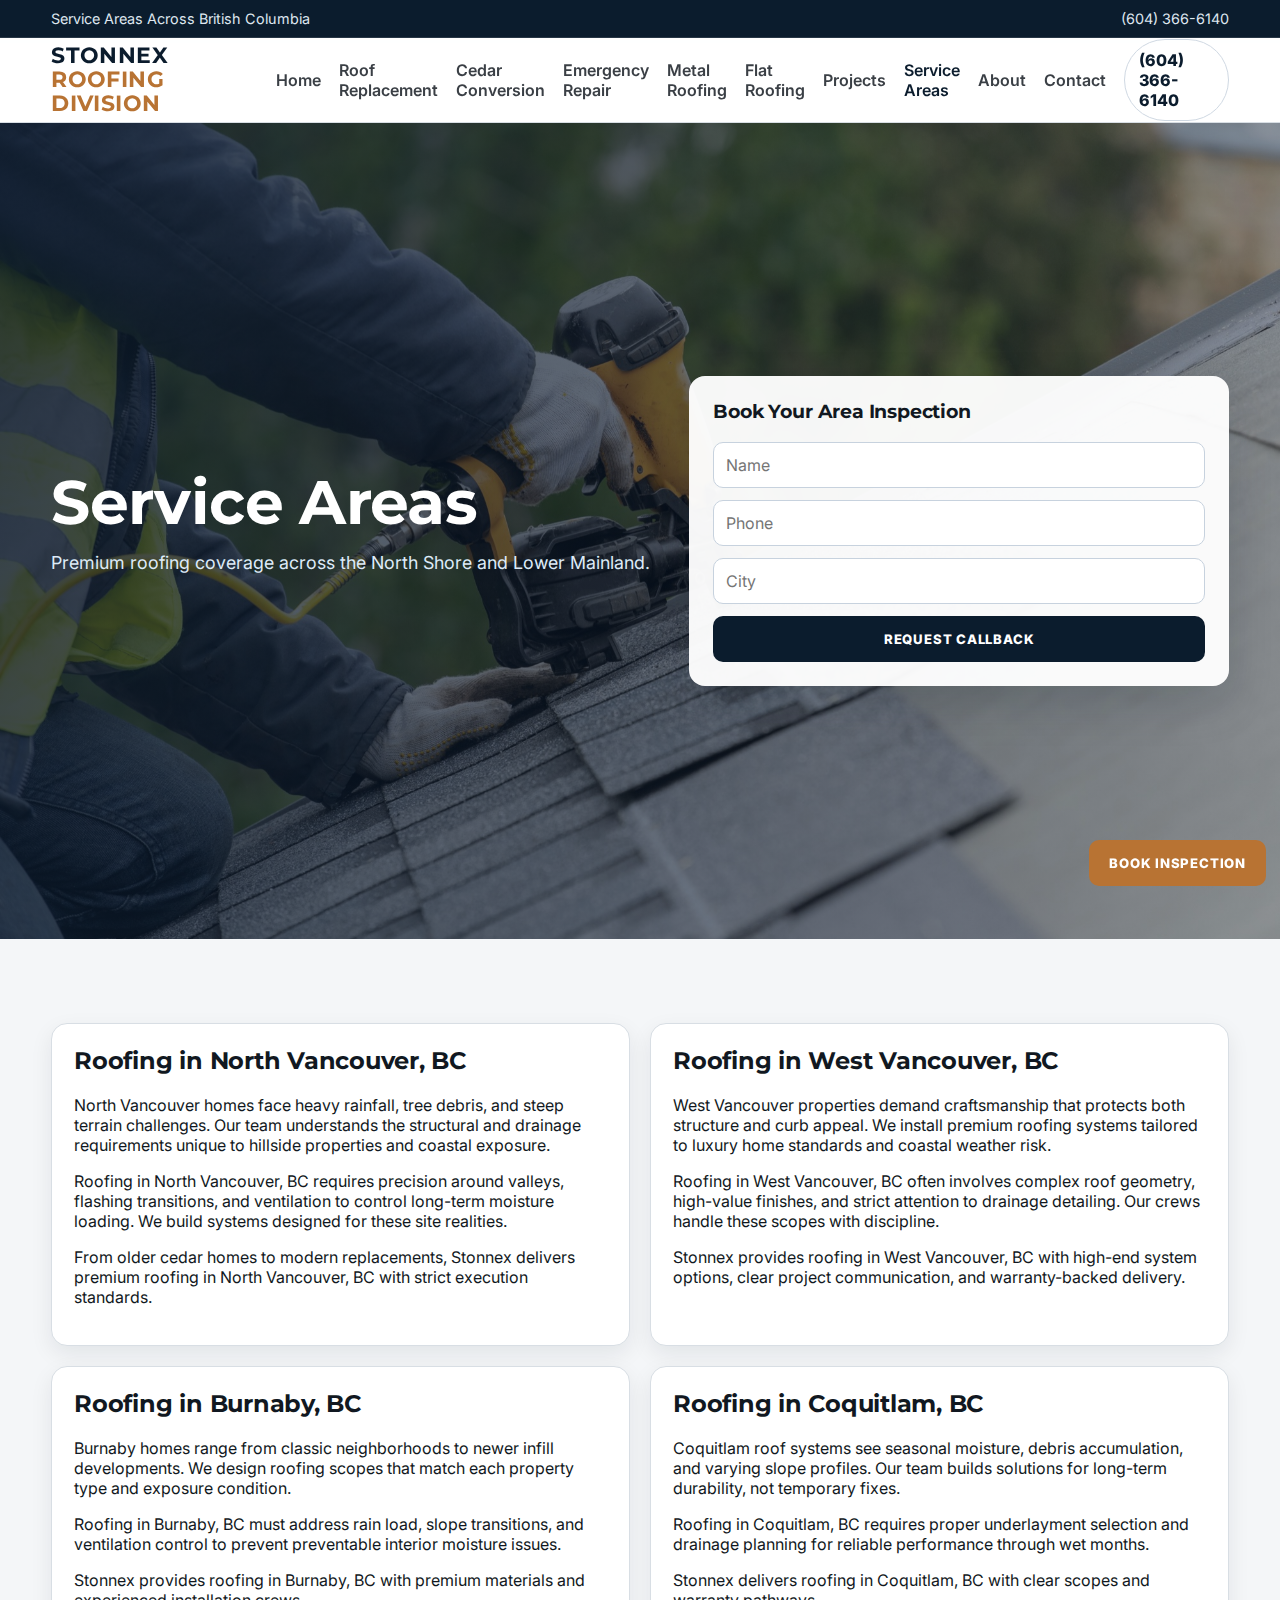
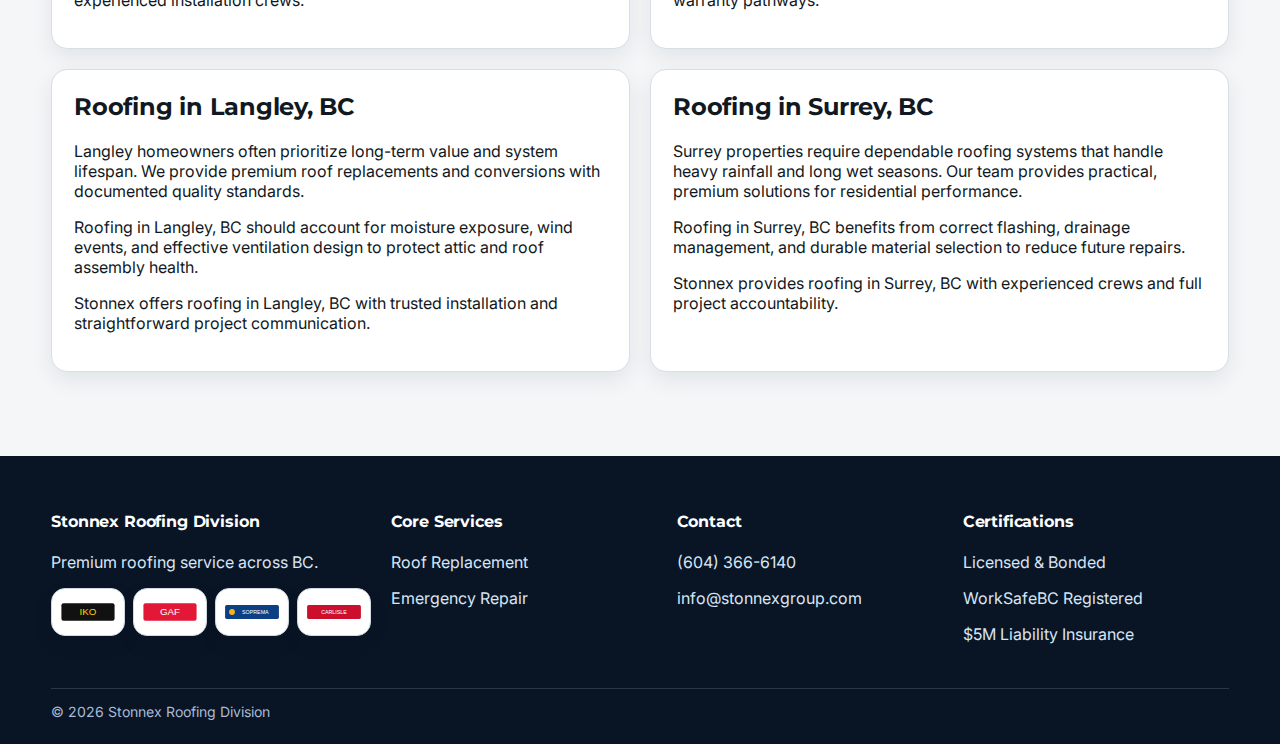
<file: service-areas.html>
<!DOCTYPE html>
<html lang="en-CA">
<head>
  <meta charset="UTF-8" />
  <meta name="viewport" content="width=device-width, initial-scale=1.0" />
  <title>Service Areas | Roofing in BC | Stonnex</title>
  <meta name="description" content="Roofing in North Vancouver, West Vancouver, Burnaby, Coquitlam, Langley, and Surrey. Premium roofing services from Stonnex." />
  <meta name="keywords" content="Roofing in North Vancouver BC, Roofing in West Vancouver BC, Roofing Burnaby BC" />
  <meta property="og:title" content="Service Areas | Stonnex Roofing" />
  <meta property="og:image" content="assets/media/aerial-northshore.jpg" />
  <link rel="preconnect" href="https://fonts.googleapis.com" />
  <link rel="preconnect" href="https://fonts.gstatic.com" crossorigin />
  <link href="https://fonts.googleapis.com/css2?family=Inter:wght@400;500;600;700;800&family=Montserrat:wght@600;700&display=swap" rel="stylesheet" />
  <link rel="stylesheet" href="css/styles.css?v=20260217premium2" />
</head>
<body>
  <div class="topbar"><div class="container"><div>Service Areas Across British Columbia</div><div><a href="tel:+16043666140">(604) 366-6140</a></div></div></div>
  <header><div class="container nav-wrap"><a class="logo" href="index.html">STONNEX <span>ROOFING DIVISION</span></a><nav><a href="index.html">Home</a><a href="roof-replacement.html">Roof Replacement</a><a href="cedar-to-asphalt.html">Cedar Conversion</a><a href="emergency-leak-repair.html">Emergency Repair</a><a href="metal-roofing.html">Metal Roofing</a><a href="flat-roofing.html">Flat Roofing</a><a href="projects.html">Projects</a><a class="active" href="service-areas.html">Service Areas</a><a href="about.html">About</a><a href="contact.html">Contact</a></nav><a class="header-phone" href="tel:+16043666140">(604) 366-6140</a></div></header>

  <section class="hero" style="background:url('assets/media/aerial-northshore.jpg') center/cover no-repeat;">
    <div class="container"><div><h1>Service Areas</h1><p class="lead">Premium roofing coverage across the North Shore and Lower Mainland.</p></div><div class="hero-card"><h3>Book Your Area Inspection</h3><form><input type="text" placeholder="Name" required /><input type="tel" placeholder="Phone" required /><input type="text" placeholder="City" required /><button class="btn btn-dark" type="submit">Request Callback</button></form></div></div>
  </section>

  <section>
    <div class="container grid-2">
      <article class="card"><h2>Roofing in North Vancouver, BC</h2><p>North Vancouver homes face heavy rainfall, tree debris, and steep terrain challenges. Our team understands the structural and drainage requirements unique to hillside properties and coastal exposure.</p><p>Roofing in North Vancouver, BC requires precision around valleys, flashing transitions, and ventilation to control long-term moisture loading. We build systems designed for these site realities.</p><p>From older cedar homes to modern replacements, Stonnex delivers premium roofing in North Vancouver, BC with strict execution standards.</p></article>
      <article class="card"><h2>Roofing in West Vancouver, BC</h2><p>West Vancouver properties demand craftsmanship that protects both structure and curb appeal. We install premium roofing systems tailored to luxury home standards and coastal weather risk.</p><p>Roofing in West Vancouver, BC often involves complex roof geometry, high-value finishes, and strict attention to drainage detailing. Our crews handle these scopes with discipline.</p><p>Stonnex provides roofing in West Vancouver, BC with high-end system options, clear project communication, and warranty-backed delivery.</p></article>
      <article class="card"><h2>Roofing in Burnaby, BC</h2><p>Burnaby homes range from classic neighborhoods to newer infill developments. We design roofing scopes that match each property type and exposure condition.</p><p>Roofing in Burnaby, BC must address rain load, slope transitions, and ventilation control to prevent preventable interior moisture issues.</p><p>Stonnex provides roofing in Burnaby, BC with premium materials and experienced installation crews.</p></article>
      <article class="card"><h2>Roofing in Coquitlam, BC</h2><p>Coquitlam roof systems see seasonal moisture, debris accumulation, and varying slope profiles. Our team builds solutions for long-term durability, not temporary fixes.</p><p>Roofing in Coquitlam, BC requires proper underlayment selection and drainage planning for reliable performance through wet months.</p><p>Stonnex delivers roofing in Coquitlam, BC with clear scopes and warranty pathways.</p></article>
      <article class="card"><h2>Roofing in Langley, BC</h2><p>Langley homeowners often prioritize long-term value and system lifespan. We provide premium roof replacements and conversions with documented quality standards.</p><p>Roofing in Langley, BC should account for moisture exposure, wind events, and effective ventilation design to protect attic and roof assembly health.</p><p>Stonnex offers roofing in Langley, BC with trusted installation and straightforward project communication.</p></article>
      <article class="card"><h2>Roofing in Surrey, BC</h2><p>Surrey properties require dependable roofing systems that handle heavy rainfall and long wet seasons. Our team provides practical, premium solutions for residential performance.</p><p>Roofing in Surrey, BC benefits from correct flashing, drainage management, and durable material selection to reduce future repairs.</p><p>Stonnex provides roofing in Surrey, BC with experienced crews and full project accountability.</p></article>
    </div>
  </section>

  <footer><div class="container footer-grid"><div><h4>Stonnex Roofing Division</h4><p>Premium roofing service across BC.</p><div class="footer-logos"><div class="logo-card"><img src="assets/logos/iko.svg" alt="IKO" /></div><div class="logo-card"><img src="assets/logos/gaf.svg" alt="GAF" /></div><div class="logo-card"><img src="assets/logos/soprema.svg" alt="Soprema" /></div><div class="logo-card"><img src="assets/logos/carlisle.svg" alt="Carlisle" /></div></div></div><div><h4>Core Services</h4><p><a href="roof-replacement.html">Roof Replacement</a></p><p><a href="emergency-leak-repair.html">Emergency Repair</a></p></div><div><h4>Contact</h4><p><a href="tel:+16043666140">(604) 366-6140</a></p><p><a href="mailto:info@stonnexgroup.com">info@stonnexgroup.com</a></p></div><div><h4>Certifications</h4><p>Licensed & Bonded</p><p>WorkSafeBC Registered</p><p>$5M Liability Insurance</p></div></div><div class="container footer-bottom">&copy; <span id="year"></span> Stonnex Roofing Division</div></footer>

  <a class="btn btn-primary floating-book" href="contact.html">Book Inspection</a>
  <div class="popup-overlay" id="exitPopup"><div class="popup-card"><button class="popup-close" id="popupClose">&times;</button><h3>Free 21-Point Roof Inspection</h3><p>Schedule your local BC assessment today.</p><p><a class="btn btn-primary" href="contact.html">Book My Inspection</a></p></div></div>
  <script src="js/main.js"></script>
</body>
</html>
</file>
<file: css/styles.css>
:root {
  --navy: #0B1C2D;
  --steel: #3A3F45;
  --copper: #B87333;
  --bg: #F4F6F8;
  --white: #FFFFFF;
  --ink: #111821;
  --muted: #5b646d;
  --line: #d8dee4;
  --shadow: 0 18px 45px rgba(6, 16, 30, 0.16);
  --radius: 16px;
  --max: 1240px;
}

* {
  box-sizing: border-box;
}

html,
body {
  margin: 0;
  padding: 0;
  font-family: "Inter", "Segoe UI", sans-serif;
  color: var(--ink);
  background: var(--bg);
  overflow-x: hidden;
}

a {
  color: inherit;
  text-decoration: none;
}

img,
video {
  display: block;
  width: 100%;
  border-radius: 12px;
}

.container {
  width: min(var(--max), 92vw);
  margin: 0 auto;
}

.topbar {
  background: var(--navy);
  color: #dfe7f0;
  border-bottom: 1px solid rgba(255, 255, 255, 0.12);
  font-size: 0.9rem;
}

.topbar .container {
  display: flex;
  align-items: center;
  justify-content: space-between;
  gap: 12px;
  flex-wrap: wrap;
  padding: 10px 0;
}

header {
  position: sticky;
  top: 0;
  z-index: 80;
  background: rgba(255, 255, 255, 0.97);
  backdrop-filter: blur(8px);
  border-bottom: 1px solid var(--line);
}

.nav-wrap {
  min-height: 84px;
  display: flex;
  align-items: center;
  justify-content: space-between;
  gap: 18px;
}

.logo {
  font-family: "Montserrat", "Inter", sans-serif;
  font-weight: 700;
  letter-spacing: 0.02em;
  font-size: 1.35rem;
  line-height: 1.1;
  color: var(--navy);
}

.logo span {
  color: var(--copper);
}

nav {
  display: flex;
  align-items: center;
  gap: 18px;
  font-weight: 600;
  color: var(--steel);
}

nav a.active,
nav a:hover {
  color: var(--navy);
}

.header-phone {
  font-weight: 800;
  color: var(--navy);
  border: 1px solid #cfd8e2;
  border-radius: 999px;
  padding: 10px 14px;
}

.btn {
  display: inline-block;
  padding: 13px 18px;
  border-radius: 10px;
  border: 2px solid transparent;
  text-transform: uppercase;
  letter-spacing: 0.06em;
  font-family: "Inter", sans-serif;
  font-weight: 800;
  font-size: 0.82rem;
  transition: 0.2s ease;
}

.btn-primary {
  background: var(--copper);
  color: #fff;
}

.btn-primary:hover {
  background: #9a602b;
}

.btn-dark {
  background: var(--navy);
  color: #fff;
}

.btn-dark:hover {
  background: #122f4a;
}

.btn-light {
  background: #fff;
  color: var(--navy);
  border-color: #d3dce6;
}

.btn-light:hover {
  background: #f5f8fb;
}

section {
  padding: clamp(48px, 7vw, 84px) 0;
}

.hero {
  position: relative;
  color: #fff;
  overflow: hidden;
}

.hero::before {
  content: "";
  position: absolute;
  inset: 0;
  background: linear-gradient(110deg, rgba(10, 24, 42, 0.86), rgba(10, 24, 42, 0.38));
}

.hero .container {
  position: relative;
  min-height: 72vh;
  display: grid;
  grid-template-columns: 1.06fr 0.94fr;
  gap: 30px;
  align-items: center;
}

h1,
h2,
h3,
h4 {
  font-family: "Montserrat", "Inter", sans-serif;
  margin-top: 0;
  letter-spacing: -0.01em;
}

h1 {
  font-size: clamp(2.2rem, 4.8vw, 4.3rem);
  line-height: 1.04;
  margin-bottom: 14px;
}

.lead {
  font-size: 1.12rem;
  color: #deebf8;
  max-width: 760px;
}

.hero-card {
  background: rgba(255, 255, 255, 0.96);
  color: var(--ink);
  border-radius: var(--radius);
  box-shadow: var(--shadow);
  padding: 24px;
}

.hero-badges {
  display: grid;
  grid-template-columns: repeat(2, minmax(0, 1fr));
  gap: 10px;
  margin: 22px 0;
}

.hero-badge {
  background: rgba(255, 255, 255, 0.12);
  border: 1px solid rgba(255, 255, 255, 0.25);
  border-radius: 10px;
  padding: 10px 12px;
  font-size: 0.9rem;
}

form {
  display: grid;
  gap: 12px;
}

input,
select,
textarea,
button {
  font: inherit;
}

input,
select,
textarea {
  width: 100%;
  border: 1px solid #c7d2de;
  border-radius: 10px;
  padding: 12px;
  background: #fff;
}

textarea {
  min-height: 110px;
}

.section-head {
  margin-bottom: 24px;
}

.section-head h2 {
  font-size: clamp(1.8rem, 3vw, 2.8rem);
  margin-bottom: 10px;
  color: var(--navy);
}

.section-head p {
  color: var(--muted);
  max-width: 840px;
}

.grid-2,
.grid-3,
.grid-4 {
  display: grid;
  gap: 20px;
}

.grid-2 {
  grid-template-columns: repeat(2, minmax(0, 1fr));
}

.grid-3 {
  grid-template-columns: repeat(3, minmax(0, 1fr));
}

.grid-4 {
  grid-template-columns: repeat(4, minmax(0, 1fr));
}

.stat-card,
.card {
  background: #fff;
  border: 1px solid var(--line);
  border-radius: var(--radius);
  padding: 22px;
  box-shadow: 0 8px 22px rgba(7, 21, 38, 0.08);
}

.stat-num {
  font-family: "Montserrat", sans-serif;
  font-weight: 700;
  color: var(--navy);
  font-size: 2rem;
  line-height: 1;
  margin-bottom: 8px;
}

.dark-block {
  background: var(--navy);
  color: #dce8f8;
}

.dark-block .section-head h2 {
  color: #fff;
}

.checklist {
  display: grid;
  gap: 10px;
}

.checklist div {
  position: relative;
  padding-left: 18px;
}

.checklist div::before {
  content: "";
  position: absolute;
  left: 0;
  top: 0.56em;
  width: 7px;
  height: 7px;
  border-radius: 50%;
  background: var(--copper);
}

.service-card {
  background: #fff;
  border: 1px solid var(--line);
  border-radius: var(--radius);
  overflow: hidden;
}

.service-card img {
  height: 220px;
  object-fit: cover;
  border-radius: 0;
}

.service-card .body {
  padding: 20px;
}

.brand-band {
  background: #fff;
  border-top: 1px solid var(--line);
  border-bottom: 1px solid var(--line);
}

.logo-grid {
  display: grid;
  grid-template-columns: repeat(5, minmax(0, 1fr));
  gap: 12px;
}

.logo-card {
  background: #fff;
  border: 1px solid #cfd9e2;
  border-radius: 14px;
  padding: 12px;
  display: flex;
  align-items: center;
  justify-content: center;
  box-shadow: 0 8px 18px rgba(8, 22, 40, 0.1);
}

.logo-card img {
  height: 48px;
  object-fit: contain;
}

.brand-note {
  margin-top: 12px;
  color: #66717d;
  font-size: 0.9rem;
}

.media-grid {
  display: grid;
  grid-template-columns: 1.04fr 0.96fr;
  gap: 20px;
}

.video-module {
  background: var(--navy);
  border-radius: var(--radius);
  padding: 18px;
  color: #dbe8f8;
  box-shadow: var(--shadow);
}

.video-shell {
  position: relative;
}

.video-fallback {
  position: absolute;
  inset: 0;
  background: rgba(8, 17, 30, 0.9);
  border-radius: 12px;
  display: flex;
  flex-direction: column;
  justify-content: center;
  gap: 12px;
  padding: 20px;
}

.hidden {
  display: none;
}

.mosaic {
  display: grid;
  grid-template-columns: 1fr 1fr;
  gap: 12px;
}

.mosaic img {
  height: 210px;
  object-fit: cover;
}

.mosaic img.wide {
  grid-column: 1 / -1;
  height: 248px;
}

.projects-grid {
  display: grid;
  grid-template-columns: repeat(3, minmax(0, 1fr));
  gap: 16px;
}

.project-card {
  background: #fff;
  border: 1px solid var(--line);
  border-radius: 14px;
  overflow: hidden;
}

.project-card .meta {
  padding: 12px 14px 16px;
}

.filter-bar {
  display: flex;
  gap: 10px;
  flex-wrap: wrap;
  margin-bottom: 20px;
}

.filter-btn {
  border: 1px solid #c4d0dc;
  padding: 10px 14px;
  border-radius: 999px;
  background: #fff;
  cursor: pointer;
  font-weight: 700;
  text-transform: uppercase;
  letter-spacing: 0.05em;
  font-size: 0.74rem;
}

.filter-btn.active {
  background: var(--navy);
  color: #fff;
  border-color: var(--navy);
}

.ba-slider {
  position: relative;
  overflow: hidden;
  border-radius: 12px;
}

.ba-slider .before,
.ba-slider .after {
  display: block;
  width: 100%;
  height: 260px;
  object-fit: cover;
  border-radius: 12px;
}

.ba-slider .after-wrap {
  position: absolute;
  inset: 0;
  width: 50%;
  overflow: hidden;
}

.ba-slider .divider {
  position: absolute;
  top: 0;
  bottom: 0;
  left: 50%;
  width: 2px;
  background: #fff;
  box-shadow: 0 0 0 1px rgba(0, 0, 0, 0.1);
}

.ba-slider input[type="range"] {
  position: absolute;
  inset: auto 10px 12px 10px;
  width: calc(100% - 20px);
}

.ba-label {
  position: absolute;
  top: 10px;
  font-size: 0.72rem;
  font-weight: 800;
  letter-spacing: 0.05em;
  color: #fff;
  background: rgba(10, 24, 42, 0.72);
  padding: 6px 8px;
  border-radius: 8px;
  text-transform: uppercase;
}

.ba-label.before {
  left: 10px;
}

.ba-label.after {
  right: 10px;
}

.faq details {
  background: #fff;
  border: 1px solid var(--line);
  border-radius: 12px;
  padding: 14px 16px;
}

.faq {
  display: grid;
  gap: 12px;
}

summary {
  cursor: pointer;
  font-family: "Montserrat", sans-serif;
  font-weight: 600;
}

footer {
  background: #091524;
  color: #d8e5f7;
  padding-top: 56px;
}

footer h4 {
  margin-top: 0;
  color: #fff;
  font-family: "Montserrat", sans-serif;
}

.footer-grid {
  display: grid;
  grid-template-columns: 1.2fr 1fr 1fr 1fr;
  gap: 20px;
}

.footer-bottom {
  border-top: 1px solid rgba(255, 255, 255, 0.14);
  margin-top: 28px;
  padding: 14px 0 24px;
  color: #a8bad4;
  font-size: 0.88rem;
}

.footer-logos {
  display: grid;
  grid-template-columns: repeat(4, minmax(0, 1fr));
  gap: 8px;
  margin-top: 12px;
}

.footer-logos .logo-card {
  padding: 8px;
}

.footer-logos img {
  height: 30px;
}

.floating-book {
  position: fixed;
  right: 14px;
  bottom: 14px;
  z-index: 90;
}

.popup-overlay {
  position: fixed;
  inset: 0;
  background: rgba(7, 17, 31, 0.64);
  display: none;
  align-items: center;
  justify-content: center;
  z-index: 120;
  padding: 18px;
}

.popup-overlay.active {
  display: flex;
}

.popup-card {
  width: min(560px, 95vw);
  background: #fff;
  border-radius: 16px;
  padding: 24px;
  box-shadow: var(--shadow);
  position: relative;
}

.popup-close {
  position: absolute;
  top: 10px;
  right: 10px;
  border: 0;
  background: transparent;
  font-size: 1.4rem;
  cursor: pointer;
}

@media (max-width: 1100px) {
  .hero .container,
  .media-grid,
  .footer-grid {
    grid-template-columns: 1fr;
  }

  .logo-grid {
    grid-template-columns: repeat(3, minmax(0, 1fr));
  }
}

@media (max-width: 900px) {
  nav {
    display: none;
  }

  .grid-4,
  .grid-3,
  .grid-2,
  .projects-grid,
  .hero-badges,
  .logo-grid,
  .footer-logos,
  .mosaic {
    grid-template-columns: 1fr;
  }
  .hero .container {
    min-height: auto;
    padding: 54px 0;
  }

  .ba-slider .before,
  .ba-slider .after {
    height: 220px;
  }
}

/* Premium trust/compliance content updates */
.stat-card h3 {
  margin: 0 0 8px;
  font-size: 1.08rem;
  color: var(--navy);
}

.stat-card p {
  margin: 0;
  color: var(--muted);
}

.standards-grid {
  display: grid;
  grid-template-columns: repeat(3, minmax(0, 1fr));
  gap: 16px;
}

.standards-grid .card h3 {
  margin-bottom: 8px;
}

.source-note {
  margin-top: 14px;
  color: #5f6c78;
  font-size: 0.9rem;
  line-height: 1.5;
}

.source-note a {
  color: var(--navy);
  text-decoration: underline;
  text-underline-offset: 2px;
}

/* Prevent empty placeholder cards from rendering as blank white boxes */
.card:empty,
.hero-card:empty {
  display: none;
}

@media (max-width: 900px) {
  .standards-grid {
    grid-template-columns: 1fr;
  }
}
</file>
